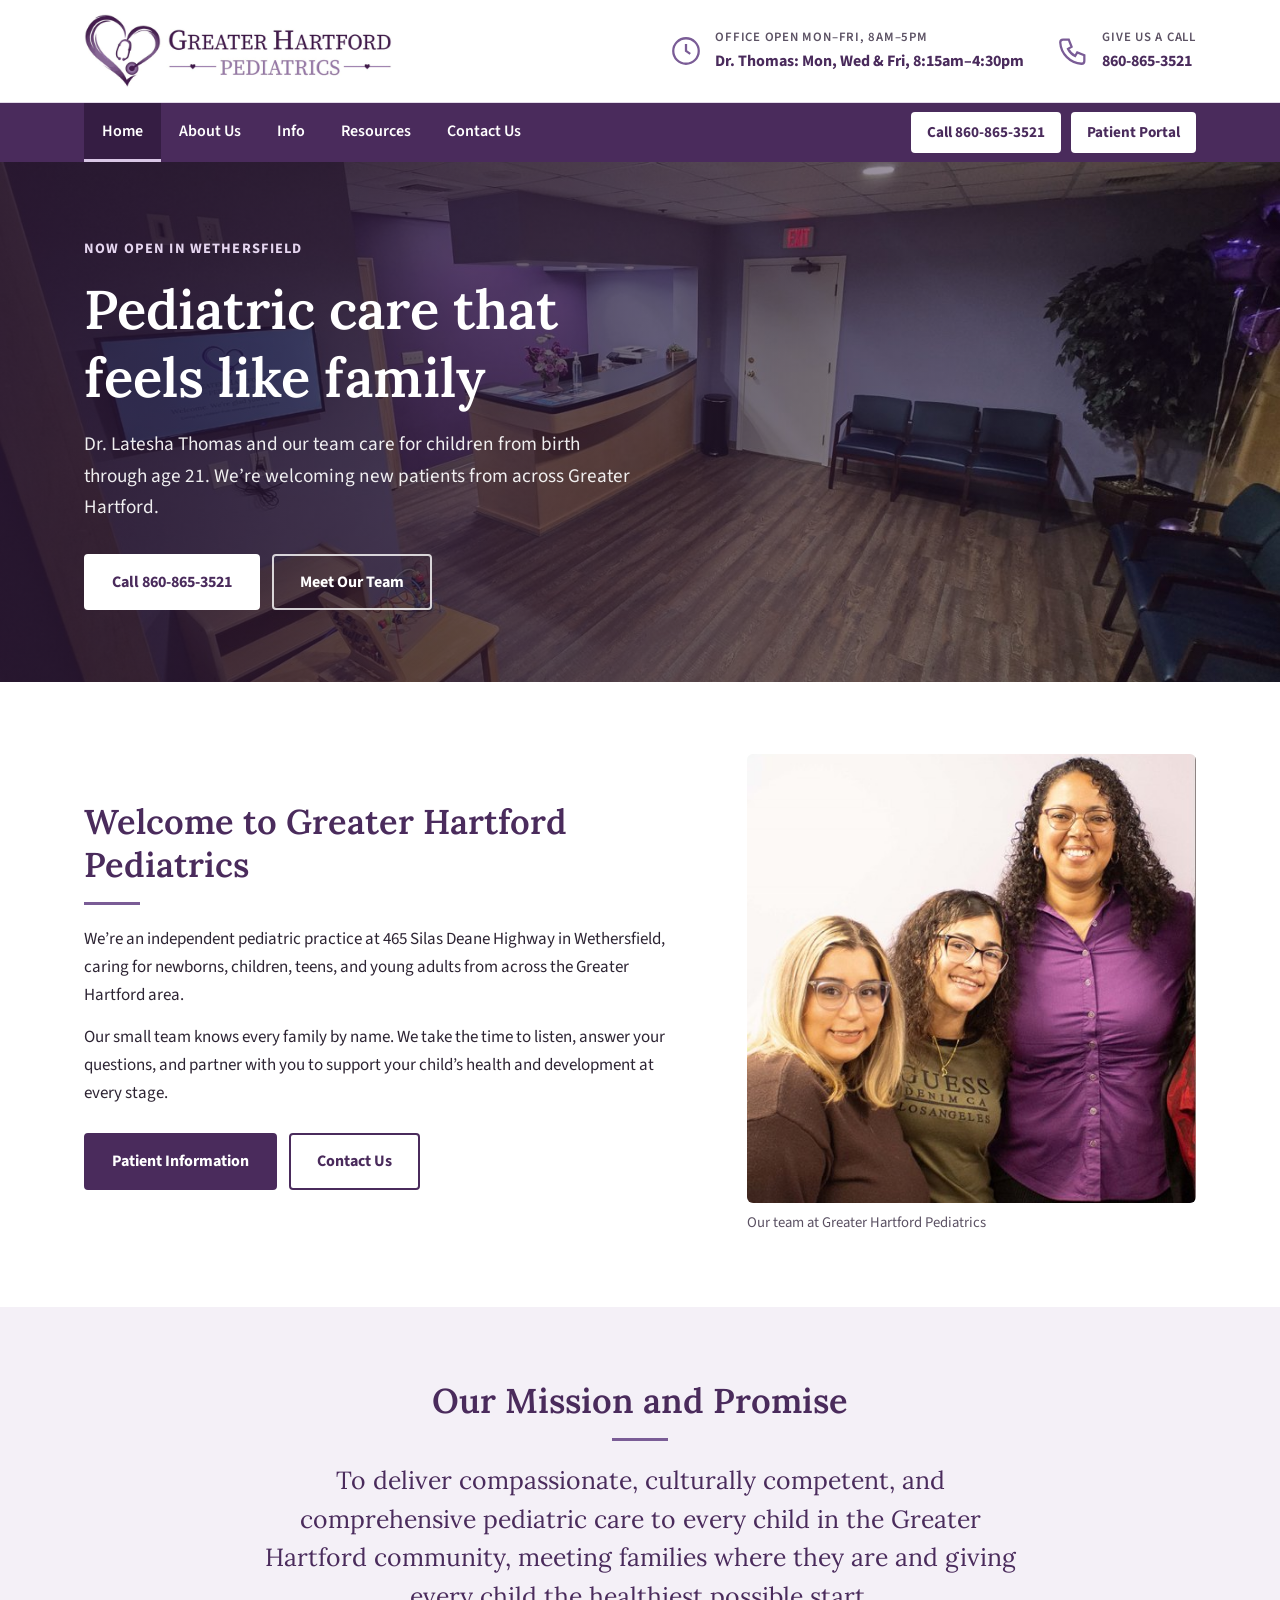
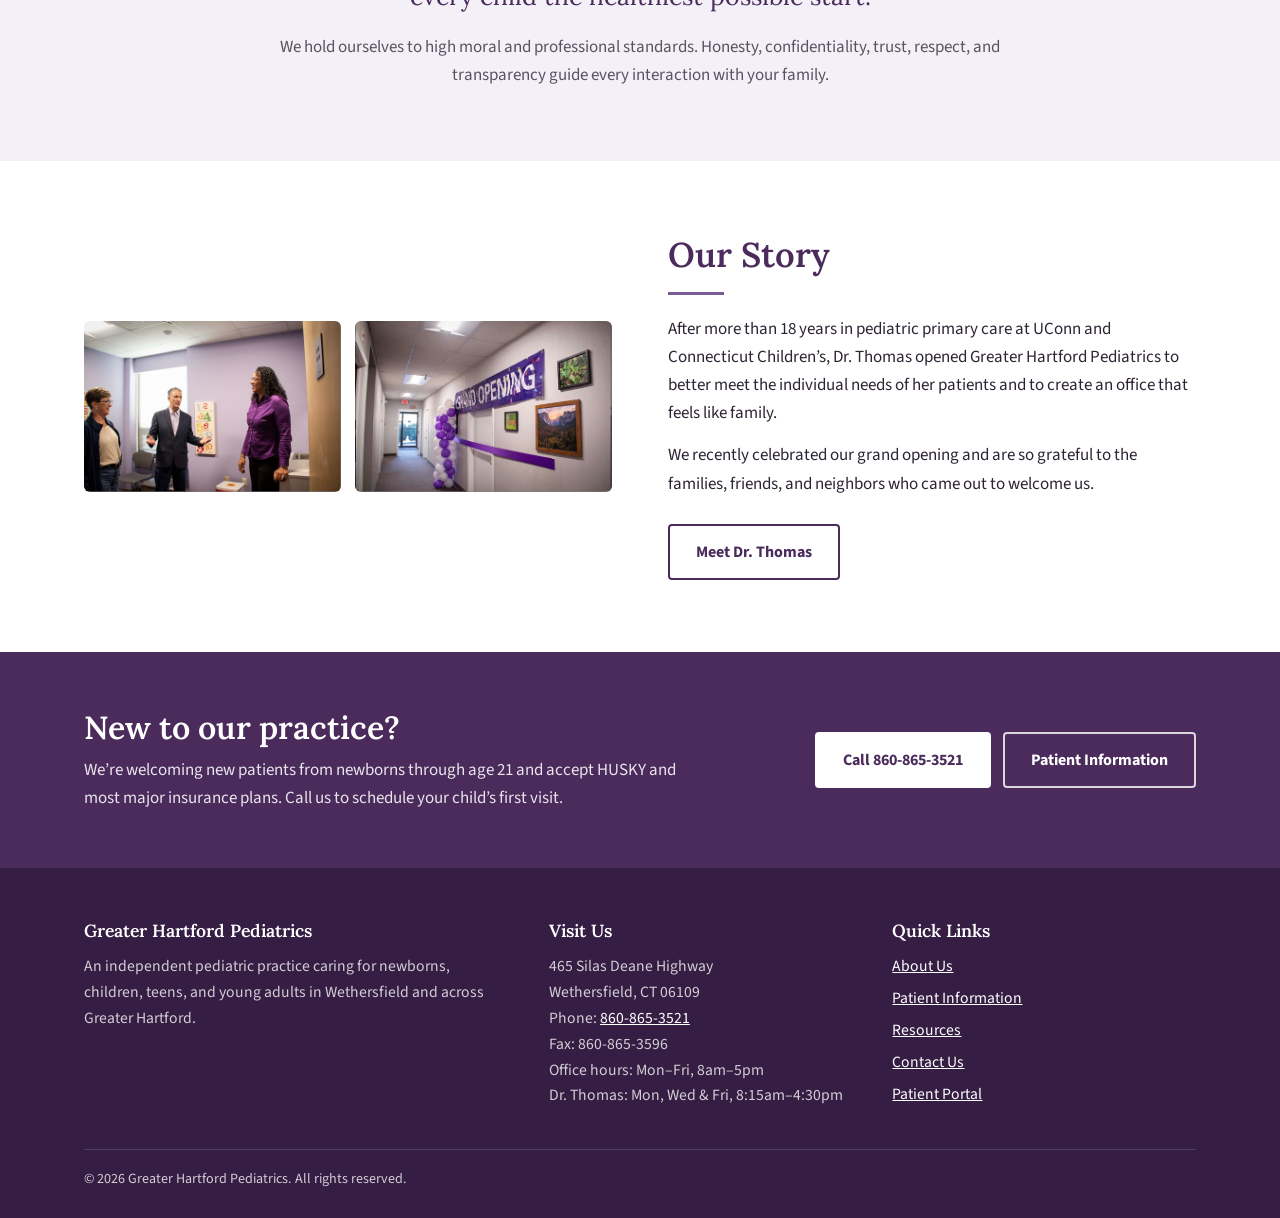
<file: index.html>
<!DOCTYPE html>
<html lang="en">
<head>
<meta charset="UTF-8" />
<meta name="viewport" content="width=device-width, initial-scale=1, viewport-fit=cover" />
<title>Greater Hartford Pediatrics | Pediatrician in Wethersfield, CT</title>
<meta name="description" content="Greater Hartford Pediatrics, 465 Silas Deane Highway, Wethersfield, CT. Dr. Latesha Thomas and team care for children from newborn through age 21. Call 860-865-3521." />
<link rel="preconnect" href="https://fonts.googleapis.com" />
<link rel="preconnect" href="https://fonts.gstatic.com" crossorigin />
<link href="https://fonts.googleapis.com/css2?family=Lora:wght@500;600;700&family=Source+Sans+3:wght@400;600;700&display=swap" rel="stylesheet" />
<link rel="stylesheet" href="styles.css" />
<link rel="icon" type="image/png" href="images/favicon.png" />
<link rel="apple-touch-icon" href="images/apple-touch-icon.png" />
</head>
<body>
<a href="#main" class="skip-link">Skip to main content</a>

<header class="masthead">
  <div class="wrap">
    <a href="index.html" class="brand" aria-label="Greater Hartford Pediatrics home"><img src="images/logo-horizontal.png" alt="Greater Hartford Pediatrics" /></a>
    <div class="contact-blocks">
      <div class="cblock hide-md">
        <svg viewBox="0 0 24 24" fill="none" stroke="currentColor" stroke-width="1.6" aria-hidden="true"><circle cx="12" cy="12" r="9"/><path d="M12 7v5l3 2"/></svg>
        <div><small>Office open Mon–Fri, 8am–5pm</small><strong>Dr. Thomas: Mon, Wed &amp; Fri, 8:15am–4:30pm</strong></div>
      </div>
      <a class="cblock" href="tel:+18608653521">
        <svg viewBox="0 0 24 24" fill="none" stroke="currentColor" stroke-width="1.6" aria-hidden="true"><path d="M5 4h4l2 5-2.5 1.5a11 11 0 0 0 5 5L15 13l5 2v4a2 2 0 0 1-2 2A16 16 0 0 1 3 6a2 2 0 0 1 2-2"/></svg>
        <div><small>Give us a call</small><strong>860-865-3521</strong></div>
      </a>
    </div>
  </div>
</header>

<nav class="navbar" aria-label="Main">
  <div class="wrap">
    <button class="menu-toggle" aria-expanded="false" aria-controls="nav-links">Menu</button>
    <ul class="nav-links" id="nav-links">
      <li><a href="index.html" aria-current="page">Home</a></li>
      <li><a href="about.html">About Us</a></li>
      <li><a href="info.html">Info</a></li>
      <li><a href="resources.html">Resources</a></li>
      <li><a href="contact.html">Contact Us</a></li>
    </ul>
    <div class="nav-cta">
      <a href="tel:+18608653521" class="hide-sm">Call 860-865-3521</a>
      <a href="https://portal.letsdevelo.com/ghpediatrics" target="_blank" rel="noopener noreferrer">Patient Portal</a>
    </div>
  </div>
</nav>

<main id="main">
<div>
  <section class="hero" style="background-image: url('images/office-waiting-room.jpg');" aria-label="Welcome">
    <div class="wrap">
      <div class="hero-text">
        <span class="open-tag">Now open in Wethersfield</span>
        <h1>Pediatric care that feels like family</h1>
        <p>Dr. Latesha Thomas and our team care for children from birth through age 21. We’re welcoming new patients from across Greater Hartford.</p>
        <div class="btns">
          <a href="tel:+18608653521" class="btn btn-white">Call 860-865-3521</a>
          <a href="about.html" class="btn btn-ghost">Meet Our Team</a>
        </div>
      </div>
    </div>
  </section>

  <section>
    <div class="wrap split wide-left">
      <div>
        <h2 class="title">Welcome to Greater Hartford Pediatrics</h2>
        <hr class="rule" />
        <p>We’re an independent pediatric practice at 465 Silas Deane Highway in Wethersfield, caring for newborns, children, teens, and young adults from across the Greater Hartford area.</p>
        <p>Our small team knows every family by name. We take the time to listen, answer your questions, and partner with you to support your child’s health and development at every stage.</p>
        <div class="btns" style="margin-top: 26px;">
          <a href="info.html" class="btn btn-solid">Patient Information</a>
          <a href="contact.html" class="btn btn-line">Contact Us</a>
        </div>
      </div>
      <figure>
        <div class="photo"><img src="images/team.jpg" alt="Dr. Latesha Thomas with medical assistants Kassandra Reyes and Genesis Peña Perez" style="aspect-ratio: 1 / 1; object-position: 50% 30%;" /></div>
        <figcaption>Our team at Greater Hartford Pediatrics</figcaption>
      </figure>
    </div>
  </section>

  <section class="tint">
    <div class="wrap promise center">
      <h2 class="title">Our Mission and Promise</h2>
      <hr class="rule" />
      <blockquote>To deliver compassionate, culturally competent, and comprehensive pediatric care to every child in the Greater Hartford community, meeting families where they are and giving every child the healthiest possible start.</blockquote>
      <p class="muted">We hold ourselves to high moral and professional standards. Honesty, confidentiality, trust, respect, and transparency guide every interaction with your family.</p>
    </div>
  </section>

  <section>
    <div class="wrap split">
      <div class="story-photos">
        <figure><img src="images/grand-opening-tour.jpg" alt="Dr. Thomas showing guests around the office" /></figure>
        <figure><img src="images/grand-opening-hallway.jpg" alt="Grand opening banner and balloons in the office hallway" /></figure>
      </div>
      <div>
        <h2 class="title">Our Story</h2>
        <hr class="rule" />
        <p>After more than 18 years in pediatric primary care at UConn and Connecticut Children’s, Dr. Thomas opened Greater Hartford Pediatrics to better meet the individual needs of her patients and to create an office that feels like family.</p>
        <p>We recently celebrated our grand opening and are so grateful to the families, friends, and neighbors who came out to welcome us.</p>
        <div class="btns" style="margin-top: 26px;"><a href="about.html" class="btn btn-line">Meet Dr. Thomas</a></div>
      </div>
    </div>
  </section>

  <div class="newpt">
    <div class="wrap">
      <div>
        <h2>New to our practice?</h2>
        <p>We’re welcoming new patients from newborns through age 21 and accept HUSKY and most major insurance plans. Call us to schedule your child’s first visit.</p>
      </div>
      <div class="btns">
        <a href="tel:+18608653521" class="btn btn-white">Call 860-865-3521</a>
        <a href="info.html" class="btn btn-ghost">Patient Information</a>
      </div>
    </div>
  </div>
</div>
</main>

<footer>
  <div class="wrap">
    <div class="foot">
      <div>
        <h3>Greater Hartford Pediatrics</h3>
        <p>An independent pediatric practice caring for newborns, children, teens, and young adults in Wethersfield and across Greater Hartford.</p>
      </div>
      <div>
        <h3>Visit Us</h3>
        <p>465 Silas Deane Highway<br />Wethersfield, CT 06109<br />Phone: <a href="tel:+18608653521">860-865-3521</a><br />Fax: 860-865-3596<br />Office hours: Mon–Fri, 8am–5pm<br />Dr. Thomas: Mon, Wed &amp; Fri, 8:15am–4:30pm</p>
      </div>
      <div>
        <h3>Quick Links</h3>
        <ul>
          <li><a href="about.html">About Us</a></li>
          <li><a href="info.html">Patient Information</a></li>
          <li><a href="resources.html">Resources</a></li>
          <li><a href="contact.html">Contact Us</a></li>
          <li><a href="https://portal.letsdevelo.com/ghpediatrics" target="_blank" rel="noopener noreferrer">Patient Portal</a></li>
        </ul>
      </div>
    </div>
    <div class="copy">© 2026 Greater Hartford Pediatrics. All rights reserved.</div>
  </div>
</footer>


<script>
  (function () {
    var links = document.getElementById('nav-links');
    var toggle = document.querySelector('.menu-toggle');
    toggle.addEventListener('click', function () {
      var open = links.classList.toggle('open');
      toggle.setAttribute('aria-expanded', open ? 'true' : 'false');
    });
  })();
</script>
</body>
</html>
</file>
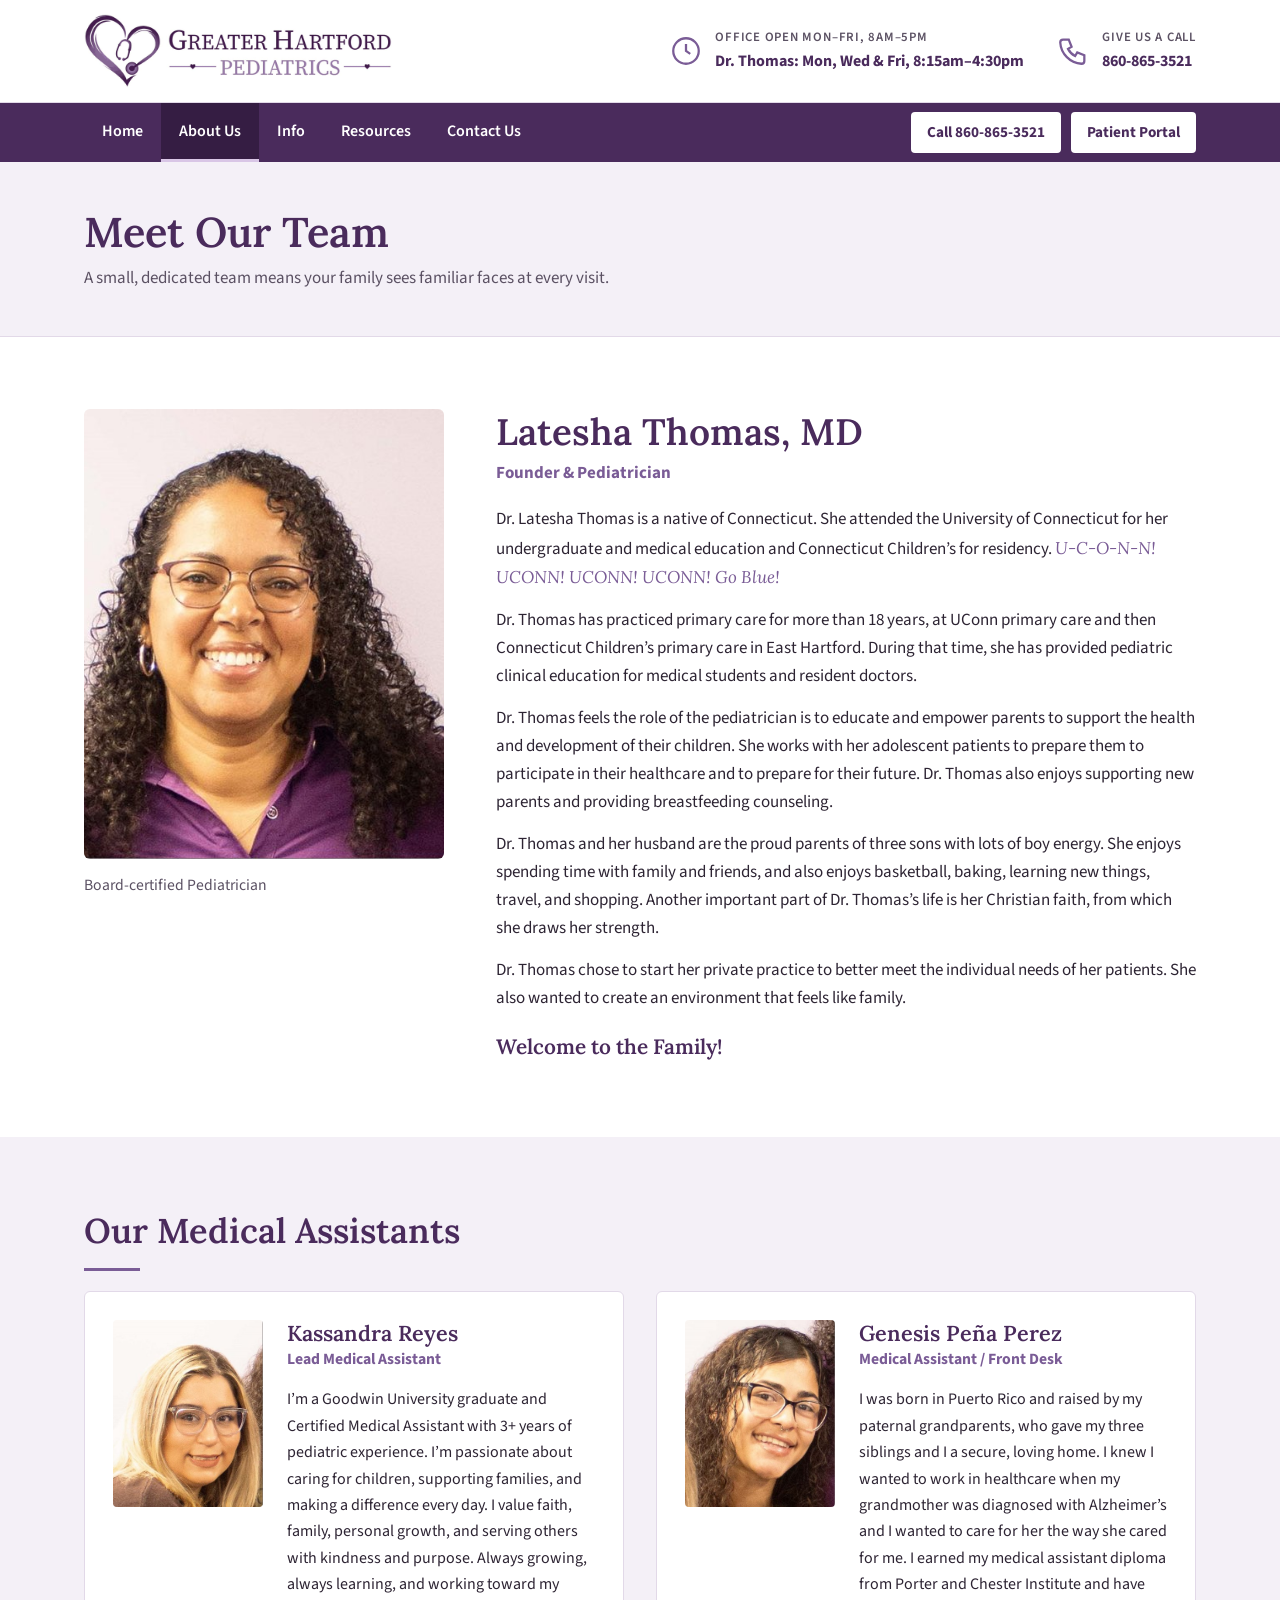
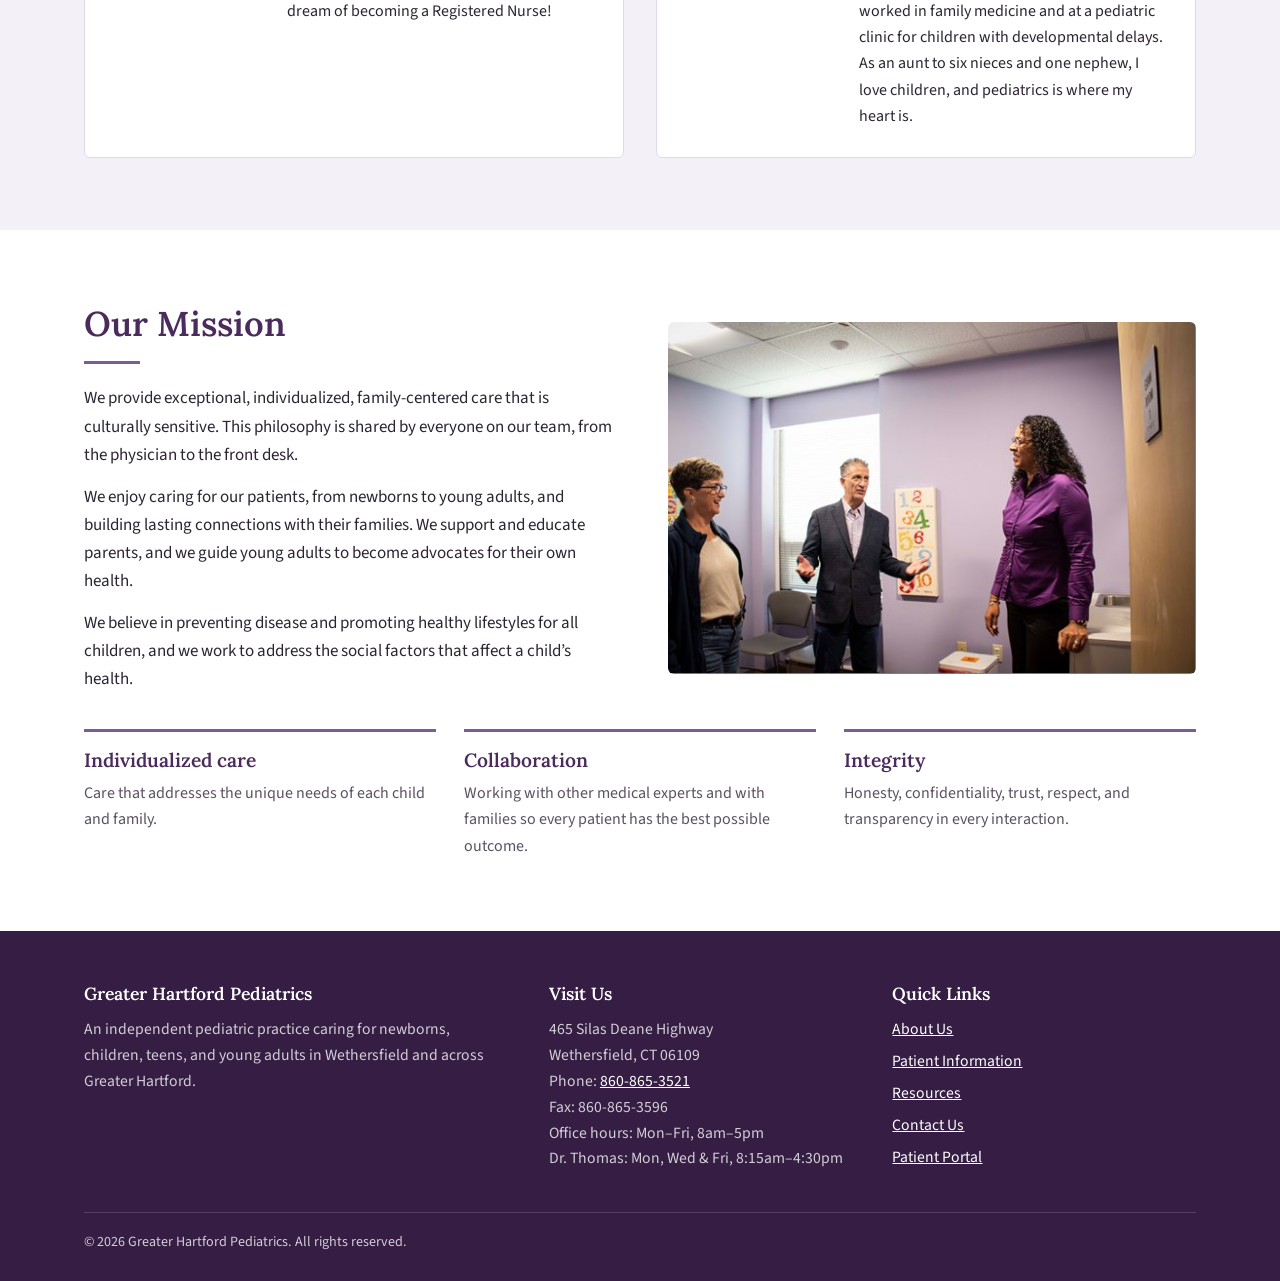
<file: about.html>
<!DOCTYPE html>
<html lang="en">
<head>
<meta charset="UTF-8" />
<meta name="viewport" content="width=device-width, initial-scale=1, viewport-fit=cover" />
<title>Meet Our Team | Greater Hartford Pediatrics</title>
<meta name="description" content="Greater Hartford Pediatrics, 465 Silas Deane Highway, Wethersfield, CT. Dr. Latesha Thomas and team care for children from newborn through age 21. Call 860-865-3521." />
<link rel="preconnect" href="https://fonts.googleapis.com" />
<link rel="preconnect" href="https://fonts.gstatic.com" crossorigin />
<link href="https://fonts.googleapis.com/css2?family=Lora:wght@500;600;700&family=Source+Sans+3:wght@400;600;700&display=swap" rel="stylesheet" />
<link rel="stylesheet" href="styles.css" />
<link rel="icon" type="image/png" href="images/favicon.png" />
<link rel="apple-touch-icon" href="images/apple-touch-icon.png" />
</head>
<body>
<a href="#main" class="skip-link">Skip to main content</a>

<header class="masthead">
  <div class="wrap">
    <a href="index.html" class="brand" aria-label="Greater Hartford Pediatrics home"><img src="images/logo-horizontal.png" alt="Greater Hartford Pediatrics" /></a>
    <div class="contact-blocks">
      <div class="cblock hide-md">
        <svg viewBox="0 0 24 24" fill="none" stroke="currentColor" stroke-width="1.6" aria-hidden="true"><circle cx="12" cy="12" r="9"/><path d="M12 7v5l3 2"/></svg>
        <div><small>Office open Mon–Fri, 8am–5pm</small><strong>Dr. Thomas: Mon, Wed &amp; Fri, 8:15am–4:30pm</strong></div>
      </div>
      <a class="cblock" href="tel:+18608653521">
        <svg viewBox="0 0 24 24" fill="none" stroke="currentColor" stroke-width="1.6" aria-hidden="true"><path d="M5 4h4l2 5-2.5 1.5a11 11 0 0 0 5 5L15 13l5 2v4a2 2 0 0 1-2 2A16 16 0 0 1 3 6a2 2 0 0 1 2-2"/></svg>
        <div><small>Give us a call</small><strong>860-865-3521</strong></div>
      </a>
    </div>
  </div>
</header>

<nav class="navbar" aria-label="Main">
  <div class="wrap">
    <button class="menu-toggle" aria-expanded="false" aria-controls="nav-links">Menu</button>
    <ul class="nav-links" id="nav-links">
      <li><a href="index.html">Home</a></li>
      <li><a href="about.html" aria-current="page">About Us</a></li>
      <li><a href="info.html">Info</a></li>
      <li><a href="resources.html">Resources</a></li>
      <li><a href="contact.html">Contact Us</a></li>
    </ul>
    <div class="nav-cta">
      <a href="tel:+18608653521" class="hide-sm">Call 860-865-3521</a>
      <a href="https://portal.letsdevelo.com/ghpediatrics" target="_blank" rel="noopener noreferrer">Patient Portal</a>
    </div>
  </div>
</nav>

<main id="main">
<div>
  <div class="page-title"><div class="wrap"><h1>Meet Our Team</h1><p>A small, dedicated team means your family sees familiar faces at every visit.</p></div></div>

  <section>
    <div class="wrap doc">
      <div>
        <div class="photo"><img src="images/dr-thomas.jpg" alt="Dr. Latesha Thomas" style="object-position: 50% 30%;" /></div>
        <p class="credentials">Board-certified Pediatrician</p>
      </div>
      <div>
        <h2>Latesha Thomas, MD</h2>
        <p class="role">Founder &amp; Pediatrician</p>
        <p>Dr. Latesha Thomas is a native of Connecticut. She attended the University of Connecticut for her undergraduate and medical education and Connecticut Children’s for residency. <span class="cheer">U-C-O-N-N! UCONN! UCONN! UCONN! Go Blue!</span></p>
        <p>Dr. Thomas has practiced primary care for more than 18 years, at UConn primary care and then Connecticut Children’s primary care in East Hartford. During that time, she has provided pediatric clinical education for medical students and resident doctors.</p>
        <p>Dr. Thomas feels the role of the pediatrician is to educate and empower parents to support the health and development of their children. She works with her adolescent patients to prepare them to participate in their healthcare and to prepare for their future. Dr. Thomas also enjoys supporting new parents and providing breastfeeding counseling.</p>
        <p>Dr. Thomas and her husband are the proud parents of three sons with lots of boy energy. She enjoys spending time with family and friends, and also enjoys basketball, baking, learning new things, travel, and shopping. Another important part of Dr. Thomas’s life is her Christian faith, from which she draws her strength.</p>
        <p>Dr. Thomas chose to start her private practice to better meet the individual needs of her patients. She also wanted to create an environment that feels like family.</p>
        <p class="signoff">Welcome to the Family!</p>
      </div>
    </div>
  </section>

  <section class="tint">
    <div class="wrap">
      <h2 class="title">Our Medical Assistants</h2>
      <hr class="rule" />
      <div class="staff">
        <article>
          <img src="images/kassandra-reyes.jpg" alt="Kassandra Reyes" />
          <div>
            <h3>Kassandra Reyes</h3>
            <p class="role">Lead Medical Assistant</p>
            <p>I’m a Goodwin University graduate and Certified Medical Assistant with 3+ years of pediatric experience. I’m passionate about caring for children, supporting families, and making a difference every day. I value faith, family, personal growth, and serving others with kindness and purpose. Always growing, always learning, and working toward my dream of becoming a Registered Nurse!</p>
          </div>
        </article>
        <article>
          <img src="images/genesis-pena-perez.jpg" alt="Genesis Peña Perez" />
          <div>
            <h3>Genesis Peña Perez</h3>
            <p class="role">Medical Assistant / Front Desk</p>
            <p>I was born in Puerto Rico and raised by my paternal grandparents, who gave my three siblings and I a secure, loving home. I knew I wanted to work in healthcare when my grandmother was diagnosed with Alzheimer’s and I wanted to care for her the way she cared for me. I earned my medical assistant diploma from Porter and Chester Institute and have worked in family medicine and at a pediatric clinic for children with developmental delays. As an aunt to six nieces and one nephew, I love children, and pediatrics is where my heart is.</p>
          </div>
        </article>
      </div>
    </div>
  </section>

  <section>
    <div class="wrap">
      <div class="split">
        <div>
          <h2 class="title">Our Mission</h2>
          <hr class="rule" />
          <p>We provide exceptional, individualized, family-centered care that is culturally sensitive. This philosophy is shared by everyone on our team, from the physician to the front desk.</p>
          <p>We enjoy caring for our patients, from newborns to young adults, and building lasting connections with their families. We support and educate parents, and we guide young adults to become advocates for their own health.</p>
          <p>We believe in preventing disease and promoting healthy lifestyles for all children, and we work to address the social factors that affect a child’s health.</p>
        </div>
        <figure class="photo"><img src="images/grand-opening-tour.jpg" alt="Dr. Thomas welcoming guests to the office" style="aspect-ratio: 3 / 2;" /></figure>
      </div>
      <div class="values">
        <div><h3>Individualized care</h3><p>Care that addresses the unique needs of each child and family.</p></div>
        <div><h3>Collaboration</h3><p>Working with other medical experts and with families so every patient has the best possible outcome.</p></div>
        <div><h3>Integrity</h3><p>Honesty, confidentiality, trust, respect, and transparency in every interaction.</p></div>
      </div>
    </div>
  </section>
</div>
</main>

<footer>
  <div class="wrap">
    <div class="foot">
      <div>
        <h3>Greater Hartford Pediatrics</h3>
        <p>An independent pediatric practice caring for newborns, children, teens, and young adults in Wethersfield and across Greater Hartford.</p>
      </div>
      <div>
        <h3>Visit Us</h3>
        <p>465 Silas Deane Highway<br />Wethersfield, CT 06109<br />Phone: <a href="tel:+18608653521">860-865-3521</a><br />Fax: 860-865-3596<br />Office hours: Mon–Fri, 8am–5pm<br />Dr. Thomas: Mon, Wed &amp; Fri, 8:15am–4:30pm</p>
      </div>
      <div>
        <h3>Quick Links</h3>
        <ul>
          <li><a href="about.html">About Us</a></li>
          <li><a href="info.html">Patient Information</a></li>
          <li><a href="resources.html">Resources</a></li>
          <li><a href="contact.html">Contact Us</a></li>
          <li><a href="https://portal.letsdevelo.com/ghpediatrics" target="_blank" rel="noopener noreferrer">Patient Portal</a></li>
        </ul>
      </div>
    </div>
    <div class="copy">© 2026 Greater Hartford Pediatrics. All rights reserved.</div>
  </div>
</footer>


<script>
  (function () {
    var links = document.getElementById('nav-links');
    var toggle = document.querySelector('.menu-toggle');
    toggle.addEventListener('click', function () {
      var open = links.classList.toggle('open');
      toggle.setAttribute('aria-expanded', open ? 'true' : 'false');
    });
  })();
</script>
</body>
</html>
</file>
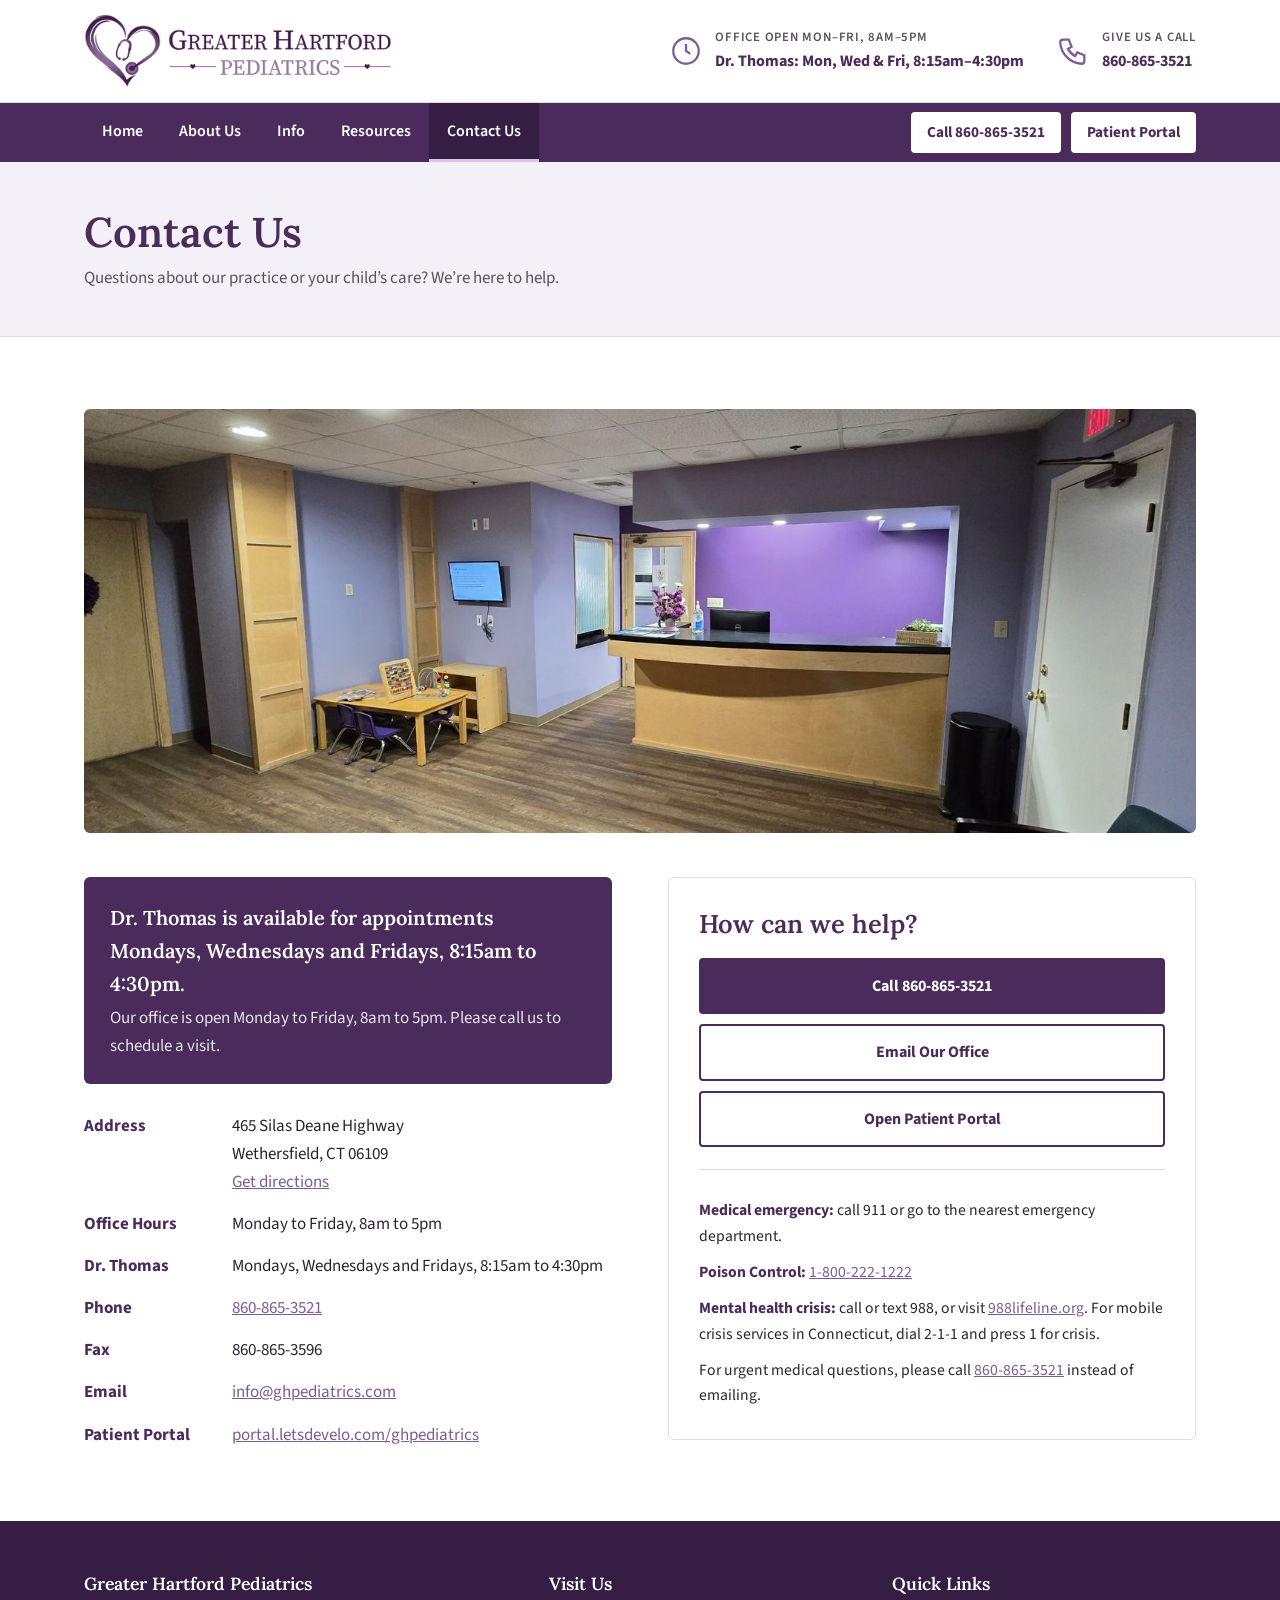
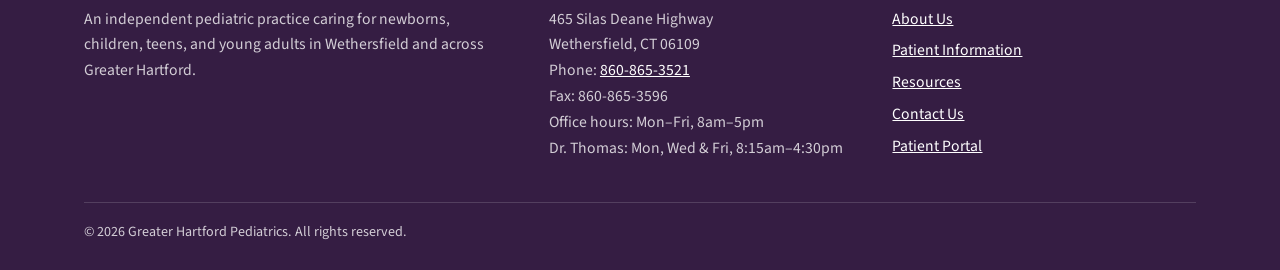
<file: contact.html>
<!DOCTYPE html>
<html lang="en">
<head>
<meta charset="UTF-8" />
<meta name="viewport" content="width=device-width, initial-scale=1, viewport-fit=cover" />
<title>Contact Us | Greater Hartford Pediatrics</title>
<meta name="description" content="Greater Hartford Pediatrics, 465 Silas Deane Highway, Wethersfield, CT. Dr. Latesha Thomas and team care for children from newborn through age 21. Call 860-865-3521." />
<link rel="preconnect" href="https://fonts.googleapis.com" />
<link rel="preconnect" href="https://fonts.gstatic.com" crossorigin />
<link href="https://fonts.googleapis.com/css2?family=Lora:wght@500;600;700&family=Source+Sans+3:wght@400;600;700&display=swap" rel="stylesheet" />
<link rel="stylesheet" href="styles.css" />
<link rel="icon" type="image/png" href="images/favicon.png" />
<link rel="apple-touch-icon" href="images/apple-touch-icon.png" />
</head>
<body>
<a href="#main" class="skip-link">Skip to main content</a>

<header class="masthead">
  <div class="wrap">
    <a href="index.html" class="brand" aria-label="Greater Hartford Pediatrics home"><img src="images/logo-horizontal.png" alt="Greater Hartford Pediatrics" /></a>
    <div class="contact-blocks">
      <div class="cblock hide-md">
        <svg viewBox="0 0 24 24" fill="none" stroke="currentColor" stroke-width="1.6" aria-hidden="true"><circle cx="12" cy="12" r="9"/><path d="M12 7v5l3 2"/></svg>
        <div><small>Office open Mon–Fri, 8am–5pm</small><strong>Dr. Thomas: Mon, Wed &amp; Fri, 8:15am–4:30pm</strong></div>
      </div>
      <a class="cblock" href="tel:+18608653521">
        <svg viewBox="0 0 24 24" fill="none" stroke="currentColor" stroke-width="1.6" aria-hidden="true"><path d="M5 4h4l2 5-2.5 1.5a11 11 0 0 0 5 5L15 13l5 2v4a2 2 0 0 1-2 2A16 16 0 0 1 3 6a2 2 0 0 1 2-2"/></svg>
        <div><small>Give us a call</small><strong>860-865-3521</strong></div>
      </a>
    </div>
  </div>
</header>

<nav class="navbar" aria-label="Main">
  <div class="wrap">
    <button class="menu-toggle" aria-expanded="false" aria-controls="nav-links">Menu</button>
    <ul class="nav-links" id="nav-links">
      <li><a href="index.html">Home</a></li>
      <li><a href="about.html">About Us</a></li>
      <li><a href="info.html">Info</a></li>
      <li><a href="resources.html">Resources</a></li>
      <li><a href="contact.html" aria-current="page">Contact Us</a></li>
    </ul>
    <div class="nav-cta">
      <a href="tel:+18608653521" class="hide-sm">Call 860-865-3521</a>
      <a href="https://portal.letsdevelo.com/ghpediatrics" target="_blank" rel="noopener noreferrer">Patient Portal</a>
    </div>
  </div>
</nav>

<main id="main">
<div>
  <div class="page-title"><div class="wrap"><h1>Contact Us</h1><p>Questions about our practice or your child’s care? We’re here to help.</p></div></div>
  <section>
    <div class="wrap">
      <div class="contact-photo"><img src="images/office-front-desk.jpg" alt="Front desk and waiting room at Greater Hartford Pediatrics" /></div>
      <div class="contact-grid">
        <div>
          <div class="hours-box">
            <strong>Dr. Thomas is available for appointments Mondays, Wednesdays and Fridays, 8:15am to 4:30pm.</strong>
            <p>Our office is open Monday to Friday, 8am to 5pm. Please call us to schedule a visit.</p>
          </div>
          <dl class="details">
            <dt>Address</dt><dd>465 Silas Deane Highway<br />Wethersfield, CT 06109<br /><a href="https://www.google.com/maps/search/?api=1&amp;query=465+Silas+Deane+Highway+Wethersfield+CT+06109" target="_blank" rel="noopener noreferrer">Get directions</a></dd>
            <dt>Office Hours</dt><dd>Monday to Friday, 8am to 5pm</dd>
            <dt>Dr. Thomas</dt><dd>Mondays, Wednesdays and Fridays, 8:15am to 4:30pm</dd>
            <dt>Phone</dt><dd><a href="tel:+18608653521">860-865-3521</a></dd>
            <dt>Fax</dt><dd>860-865-3596</dd>
            <dt>Email</dt><dd><a href="mailto:info@ghpediatrics.com">info@ghpediatrics.com</a></dd>
            <dt>Patient Portal</dt><dd><a href="https://portal.letsdevelo.com/ghpediatrics" target="_blank" rel="noopener noreferrer">portal.letsdevelo.com/ghpediatrics</a></dd>
          </dl>
        </div>
        <div class="help">
          <h2>How can we help?</h2>
          <a href="tel:+18608653521" class="btn btn-solid">Call 860-865-3521</a>
          <a href="mailto:info@ghpediatrics.com?subject=Question%20for%20Greater%20Hartford%20Pediatrics" class="btn btn-line">Email Our Office</a>
          <a href="https://portal.letsdevelo.com/ghpediatrics" target="_blank" rel="noopener noreferrer" class="btn btn-line">Open Patient Portal</a>
          <div class="urgent">
            <p><strong>Medical emergency:</strong> call 911 or go to the nearest emergency department.</p>
            <p><strong>Poison Control:</strong> <a href="tel:+18002221222">1-800-222-1222</a></p>
            <p><strong>Mental health crisis:</strong> call or text 988, or visit <a href="https://988lifeline.org/" target="_blank" rel="noopener noreferrer">988lifeline.org</a>. For mobile crisis services in Connecticut, dial 2-1-1 and press 1 for crisis.</p>
            <p>For urgent medical questions, please call <a href="tel:+18608653521">860-865-3521</a> instead of emailing.</p>
          </div>
        </div>
      </div>
    </div>
  </section>
</div>
</main>

<footer>
  <div class="wrap">
    <div class="foot">
      <div>
        <h3>Greater Hartford Pediatrics</h3>
        <p>An independent pediatric practice caring for newborns, children, teens, and young adults in Wethersfield and across Greater Hartford.</p>
      </div>
      <div>
        <h3>Visit Us</h3>
        <p>465 Silas Deane Highway<br />Wethersfield, CT 06109<br />Phone: <a href="tel:+18608653521">860-865-3521</a><br />Fax: 860-865-3596<br />Office hours: Mon–Fri, 8am–5pm<br />Dr. Thomas: Mon, Wed &amp; Fri, 8:15am–4:30pm</p>
      </div>
      <div>
        <h3>Quick Links</h3>
        <ul>
          <li><a href="about.html">About Us</a></li>
          <li><a href="info.html">Patient Information</a></li>
          <li><a href="resources.html">Resources</a></li>
          <li><a href="contact.html">Contact Us</a></li>
          <li><a href="https://portal.letsdevelo.com/ghpediatrics" target="_blank" rel="noopener noreferrer">Patient Portal</a></li>
        </ul>
      </div>
    </div>
    <div class="copy">© 2026 Greater Hartford Pediatrics. All rights reserved.</div>
  </div>
</footer>


<script>
  (function () {
    var links = document.getElementById('nav-links');
    var toggle = document.querySelector('.menu-toggle');
    toggle.addEventListener('click', function () {
      var open = links.classList.toggle('open');
      toggle.setAttribute('aria-expanded', open ? 'true' : 'false');
    });
  })();
</script>
</body>
</html>
</file>
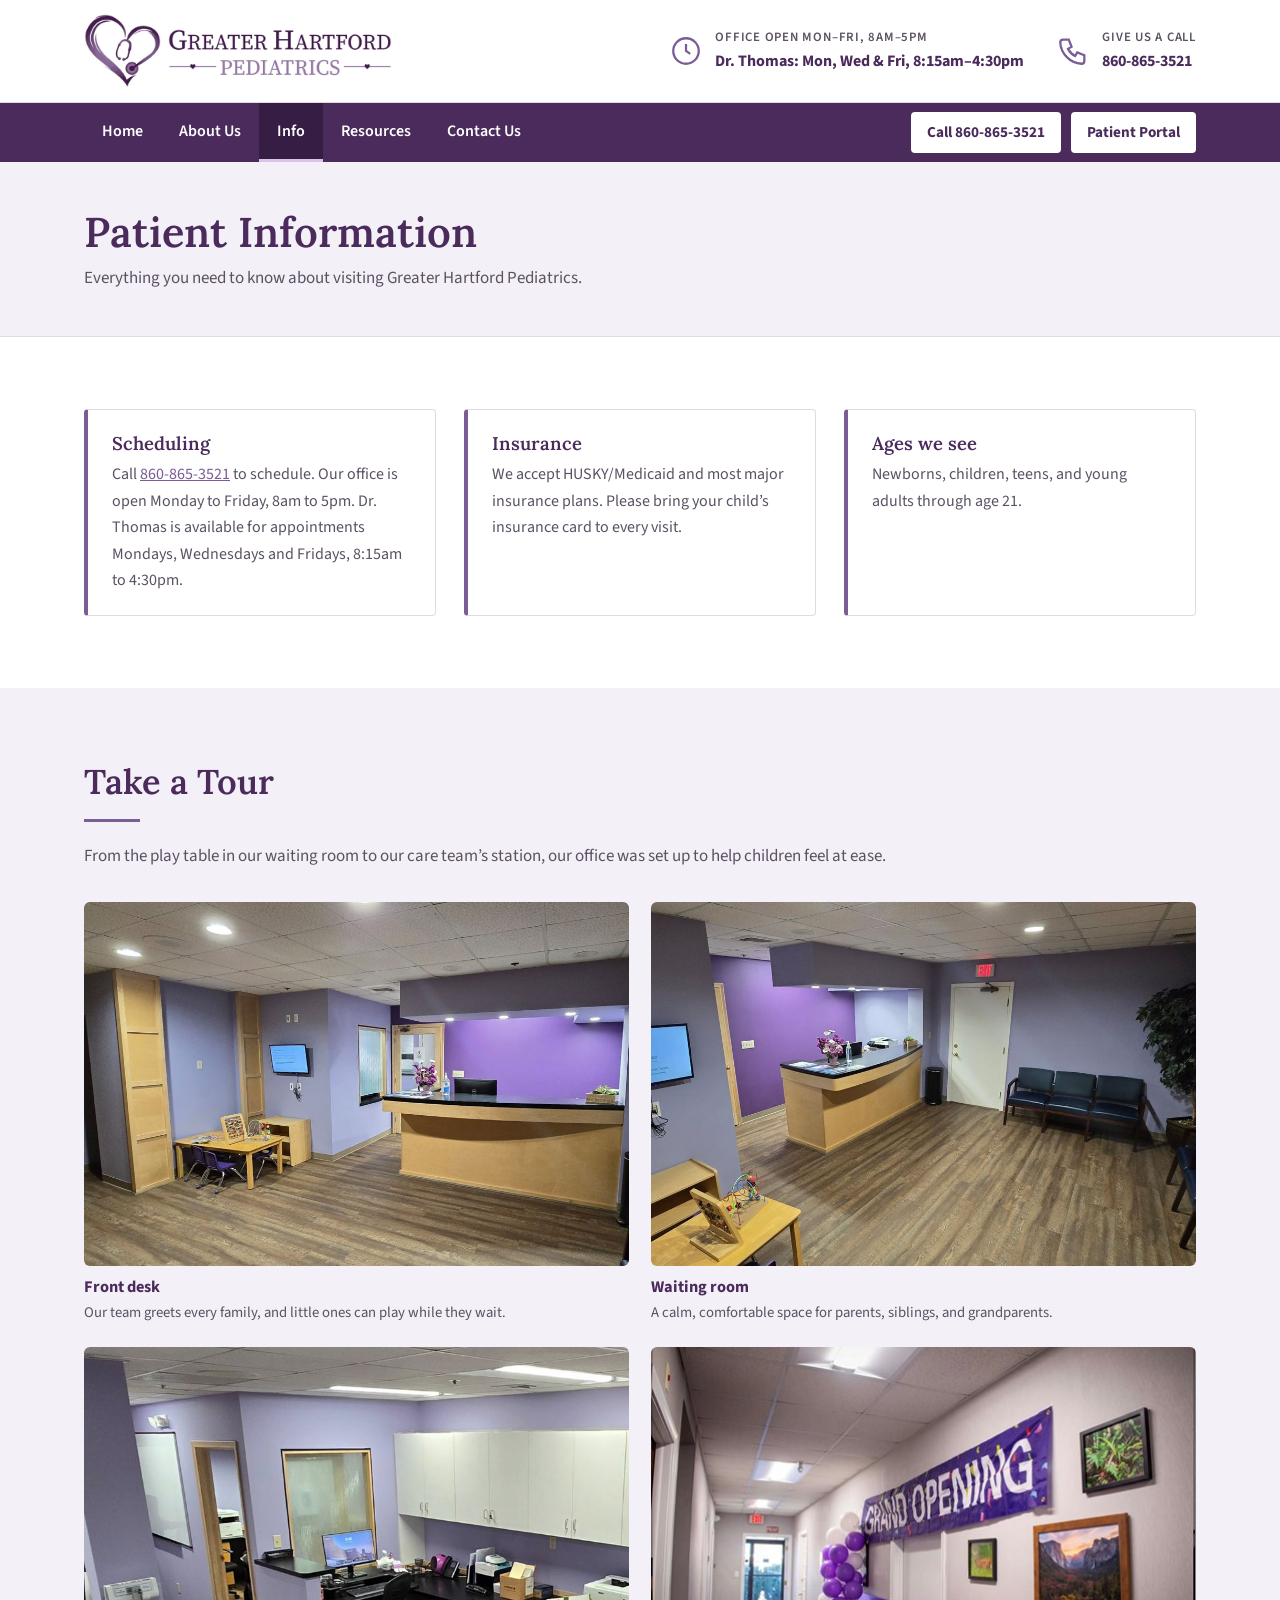
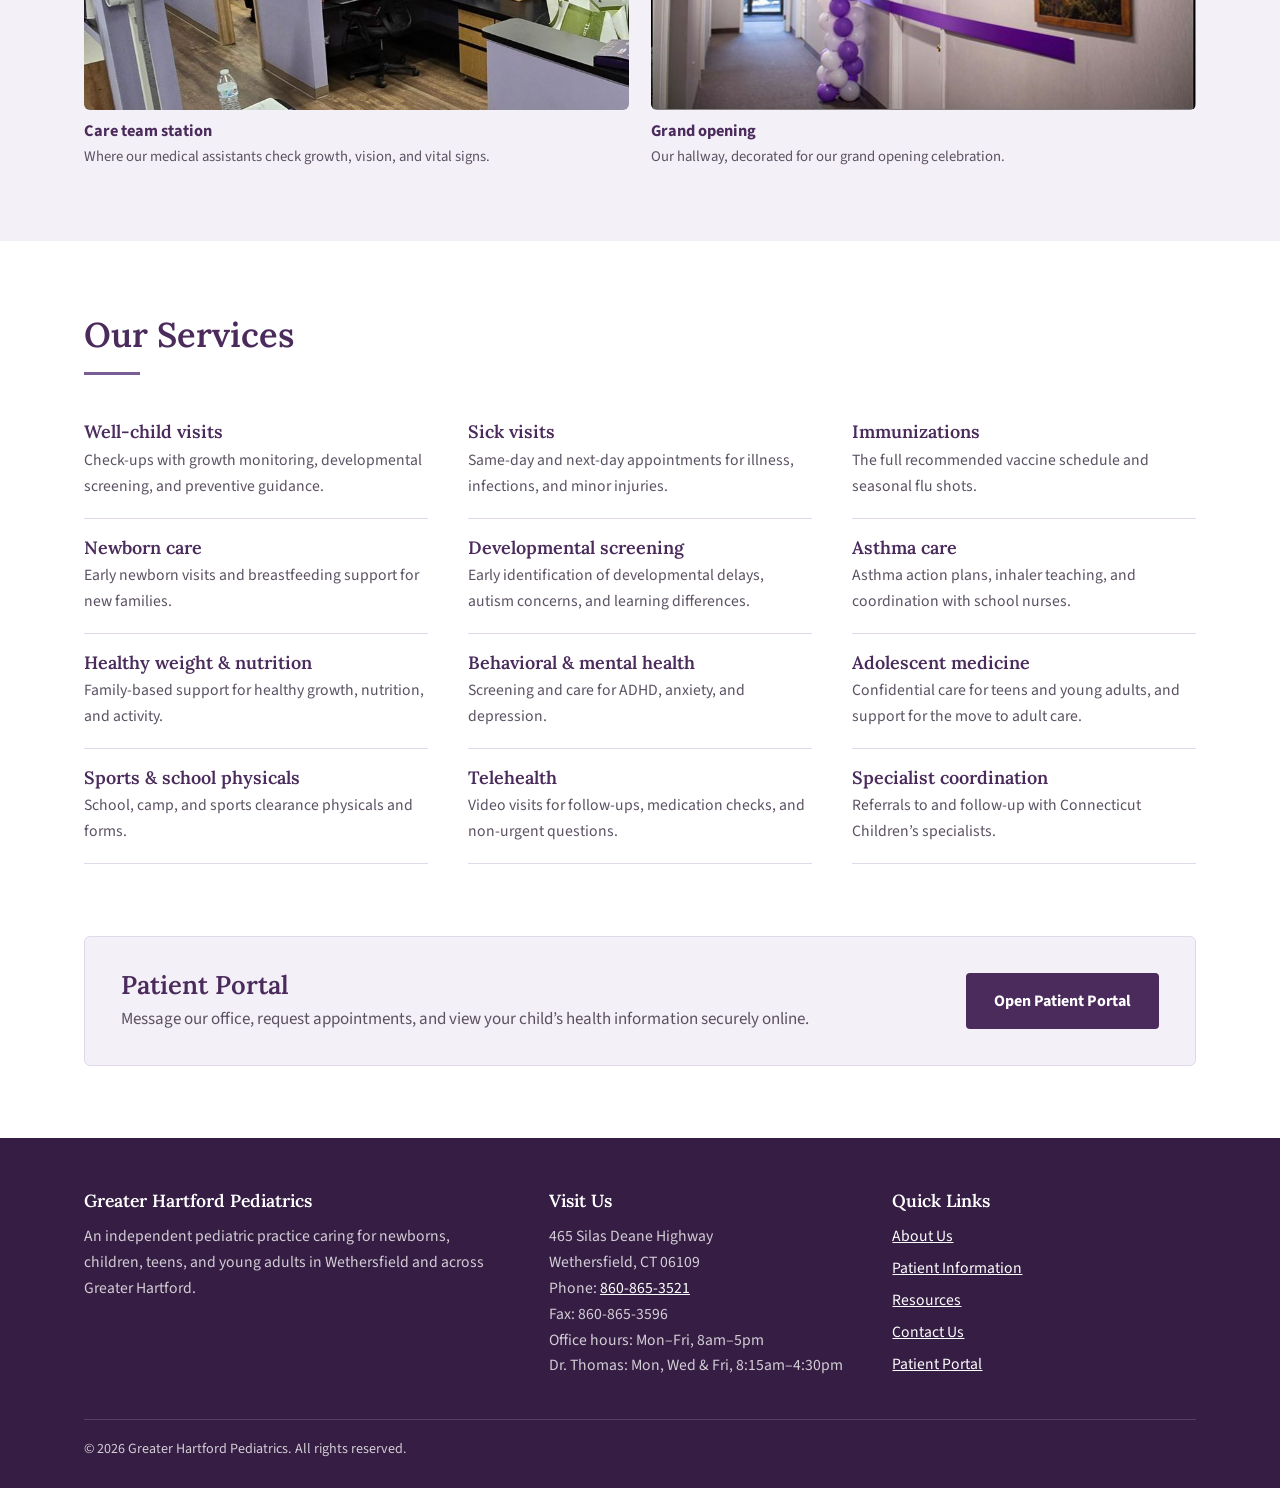
<file: info.html>
<!DOCTYPE html>
<html lang="en">
<head>
<meta charset="UTF-8" />
<meta name="viewport" content="width=device-width, initial-scale=1, viewport-fit=cover" />
<title>Patient Information | Greater Hartford Pediatrics</title>
<meta name="description" content="Greater Hartford Pediatrics, 465 Silas Deane Highway, Wethersfield, CT. Dr. Latesha Thomas and team care for children from newborn through age 21. Call 860-865-3521." />
<link rel="preconnect" href="https://fonts.googleapis.com" />
<link rel="preconnect" href="https://fonts.gstatic.com" crossorigin />
<link href="https://fonts.googleapis.com/css2?family=Lora:wght@500;600;700&family=Source+Sans+3:wght@400;600;700&display=swap" rel="stylesheet" />
<link rel="stylesheet" href="styles.css" />
<link rel="icon" type="image/png" href="images/favicon.png" />
<link rel="apple-touch-icon" href="images/apple-touch-icon.png" />
</head>
<body>
<a href="#main" class="skip-link">Skip to main content</a>

<header class="masthead">
  <div class="wrap">
    <a href="index.html" class="brand" aria-label="Greater Hartford Pediatrics home"><img src="images/logo-horizontal.png" alt="Greater Hartford Pediatrics" /></a>
    <div class="contact-blocks">
      <div class="cblock hide-md">
        <svg viewBox="0 0 24 24" fill="none" stroke="currentColor" stroke-width="1.6" aria-hidden="true"><circle cx="12" cy="12" r="9"/><path d="M12 7v5l3 2"/></svg>
        <div><small>Office open Mon–Fri, 8am–5pm</small><strong>Dr. Thomas: Mon, Wed &amp; Fri, 8:15am–4:30pm</strong></div>
      </div>
      <a class="cblock" href="tel:+18608653521">
        <svg viewBox="0 0 24 24" fill="none" stroke="currentColor" stroke-width="1.6" aria-hidden="true"><path d="M5 4h4l2 5-2.5 1.5a11 11 0 0 0 5 5L15 13l5 2v4a2 2 0 0 1-2 2A16 16 0 0 1 3 6a2 2 0 0 1 2-2"/></svg>
        <div><small>Give us a call</small><strong>860-865-3521</strong></div>
      </a>
    </div>
  </div>
</header>

<nav class="navbar" aria-label="Main">
  <div class="wrap">
    <button class="menu-toggle" aria-expanded="false" aria-controls="nav-links">Menu</button>
    <ul class="nav-links" id="nav-links">
      <li><a href="index.html">Home</a></li>
      <li><a href="about.html">About Us</a></li>
      <li><a href="info.html" aria-current="page">Info</a></li>
      <li><a href="resources.html">Resources</a></li>
      <li><a href="contact.html">Contact Us</a></li>
    </ul>
    <div class="nav-cta">
      <a href="tel:+18608653521" class="hide-sm">Call 860-865-3521</a>
      <a href="https://portal.letsdevelo.com/ghpediatrics" target="_blank" rel="noopener noreferrer">Patient Portal</a>
    </div>
  </div>
</nav>

<main id="main">
<div>
  <div class="page-title"><div class="wrap"><h1>Patient Information</h1><p>Everything you need to know about visiting Greater Hartford Pediatrics.</p></div></div>

  <section>
    <div class="wrap">
      <div class="facts">
        <div><h3>Scheduling</h3><p>Call <a href="tel:+18608653521">860-865-3521</a> to schedule. Our office is open Monday to Friday, 8am to 5pm. Dr. Thomas is available for appointments Mondays, Wednesdays and Fridays, 8:15am to 4:30pm.</p></div>
        <div><h3>Insurance</h3><p>We accept HUSKY/Medicaid and most major insurance plans. Please bring your child’s insurance card to every visit.</p></div>
        <div><h3>Ages we see</h3><p>Newborns, children, teens, and young adults through age 21.</p></div>
      </div>
    </div>
  </section>

  <section class="tint">
    <div class="wrap">
      <h2 class="title">Take a Tour</h2>
      <hr class="rule" />
      <p class="muted">From the play table in our waiting room to our care team’s station, our office was set up to help children feel at ease.</p>
      <div class="tour">
        <figure><img src="images/office-front-desk.jpg" alt="Front desk and kid-sized play table" style="object-position: 30% 50%;" /><figcaption><strong>Front desk</strong>Our team greets every family, and little ones can play while they wait.</figcaption></figure>
        <figure><img src="images/office-waiting-room.jpg" alt="Waiting room with comfortable seating" style="object-position: 65% 50%;" /><figcaption><strong>Waiting room</strong>A calm, comfortable space for parents, siblings, and grandparents.</figcaption></figure>
        <figure><img src="images/office-care-station.jpg" alt="Care team station with height scale and vision chart" style="object-position: 45% 50%;" /><figcaption><strong>Care team station</strong>Where our medical assistants check growth, vision, and vital signs.</figcaption></figure>
        <figure><img src="images/grand-opening-hallway.jpg" alt="Grand opening banner in the office hallway" /><figcaption><strong>Grand opening</strong>Our hallway, decorated for our grand opening celebration.</figcaption></figure>
      </div>
    </div>
  </section>

  <section>
    <div class="wrap">
      <h2 class="title">Our Services</h2>
      <hr class="rule" />
      <div class="svc">
        <div><h3>Well-child visits</h3><p>Check-ups with growth monitoring, developmental screening, and preventive guidance.</p></div>
        <div><h3>Sick visits</h3><p>Same-day and next-day appointments for illness, infections, and minor injuries.</p></div>
        <div><h3>Immunizations</h3><p>The full recommended vaccine schedule and seasonal flu shots.</p></div>
        <div><h3>Newborn care</h3><p>Early newborn visits and breastfeeding support for new families.</p></div>
        <div><h3>Developmental screening</h3><p>Early identification of developmental delays, autism concerns, and learning differences.</p></div>
        <div><h3>Asthma care</h3><p>Asthma action plans, inhaler teaching, and coordination with school nurses.</p></div>
        <div><h3>Healthy weight &amp; nutrition</h3><p>Family-based support for healthy growth, nutrition, and activity.</p></div>
        <div><h3>Behavioral &amp; mental health</h3><p>Screening and care for ADHD, anxiety, and depression.</p></div>
        <div><h3>Adolescent medicine</h3><p>Confidential care for teens and young adults, and support for the move to adult care.</p></div>
        <div><h3>Sports &amp; school physicals</h3><p>School, camp, and sports clearance physicals and forms.</p></div>
        <div><h3>Telehealth</h3><p>Video visits for follow-ups, medication checks, and non-urgent questions.</p></div>
        <div><h3>Specialist coordination</h3><p>Referrals to and follow-up with Connecticut Children’s specialists.</p></div>
      </div>
    </div>
  </section>

  <section style="padding-top: 0;">
    <div class="wrap">
      <div class="portal">
        <div><h2>Patient Portal</h2><p class="muted">Message our office, request appointments, and view your child’s health information securely online.</p></div>
        <a href="https://portal.letsdevelo.com/ghpediatrics" target="_blank" rel="noopener noreferrer" class="btn btn-solid">Open Patient Portal</a>
      </div>
    </div>
  </section>
</div>
</main>

<footer>
  <div class="wrap">
    <div class="foot">
      <div>
        <h3>Greater Hartford Pediatrics</h3>
        <p>An independent pediatric practice caring for newborns, children, teens, and young adults in Wethersfield and across Greater Hartford.</p>
      </div>
      <div>
        <h3>Visit Us</h3>
        <p>465 Silas Deane Highway<br />Wethersfield, CT 06109<br />Phone: <a href="tel:+18608653521">860-865-3521</a><br />Fax: 860-865-3596<br />Office hours: Mon–Fri, 8am–5pm<br />Dr. Thomas: Mon, Wed &amp; Fri, 8:15am–4:30pm</p>
      </div>
      <div>
        <h3>Quick Links</h3>
        <ul>
          <li><a href="about.html">About Us</a></li>
          <li><a href="info.html">Patient Information</a></li>
          <li><a href="resources.html">Resources</a></li>
          <li><a href="contact.html">Contact Us</a></li>
          <li><a href="https://portal.letsdevelo.com/ghpediatrics" target="_blank" rel="noopener noreferrer">Patient Portal</a></li>
        </ul>
      </div>
    </div>
    <div class="copy">© 2026 Greater Hartford Pediatrics. All rights reserved.</div>
  </div>
</footer>


<script>
  (function () {
    var links = document.getElementById('nav-links');
    var toggle = document.querySelector('.menu-toggle');
    toggle.addEventListener('click', function () {
      var open = links.classList.toggle('open');
      toggle.setAttribute('aria-expanded', open ? 'true' : 'false');
    });
  })();
</script>
</body>
</html>
</file>
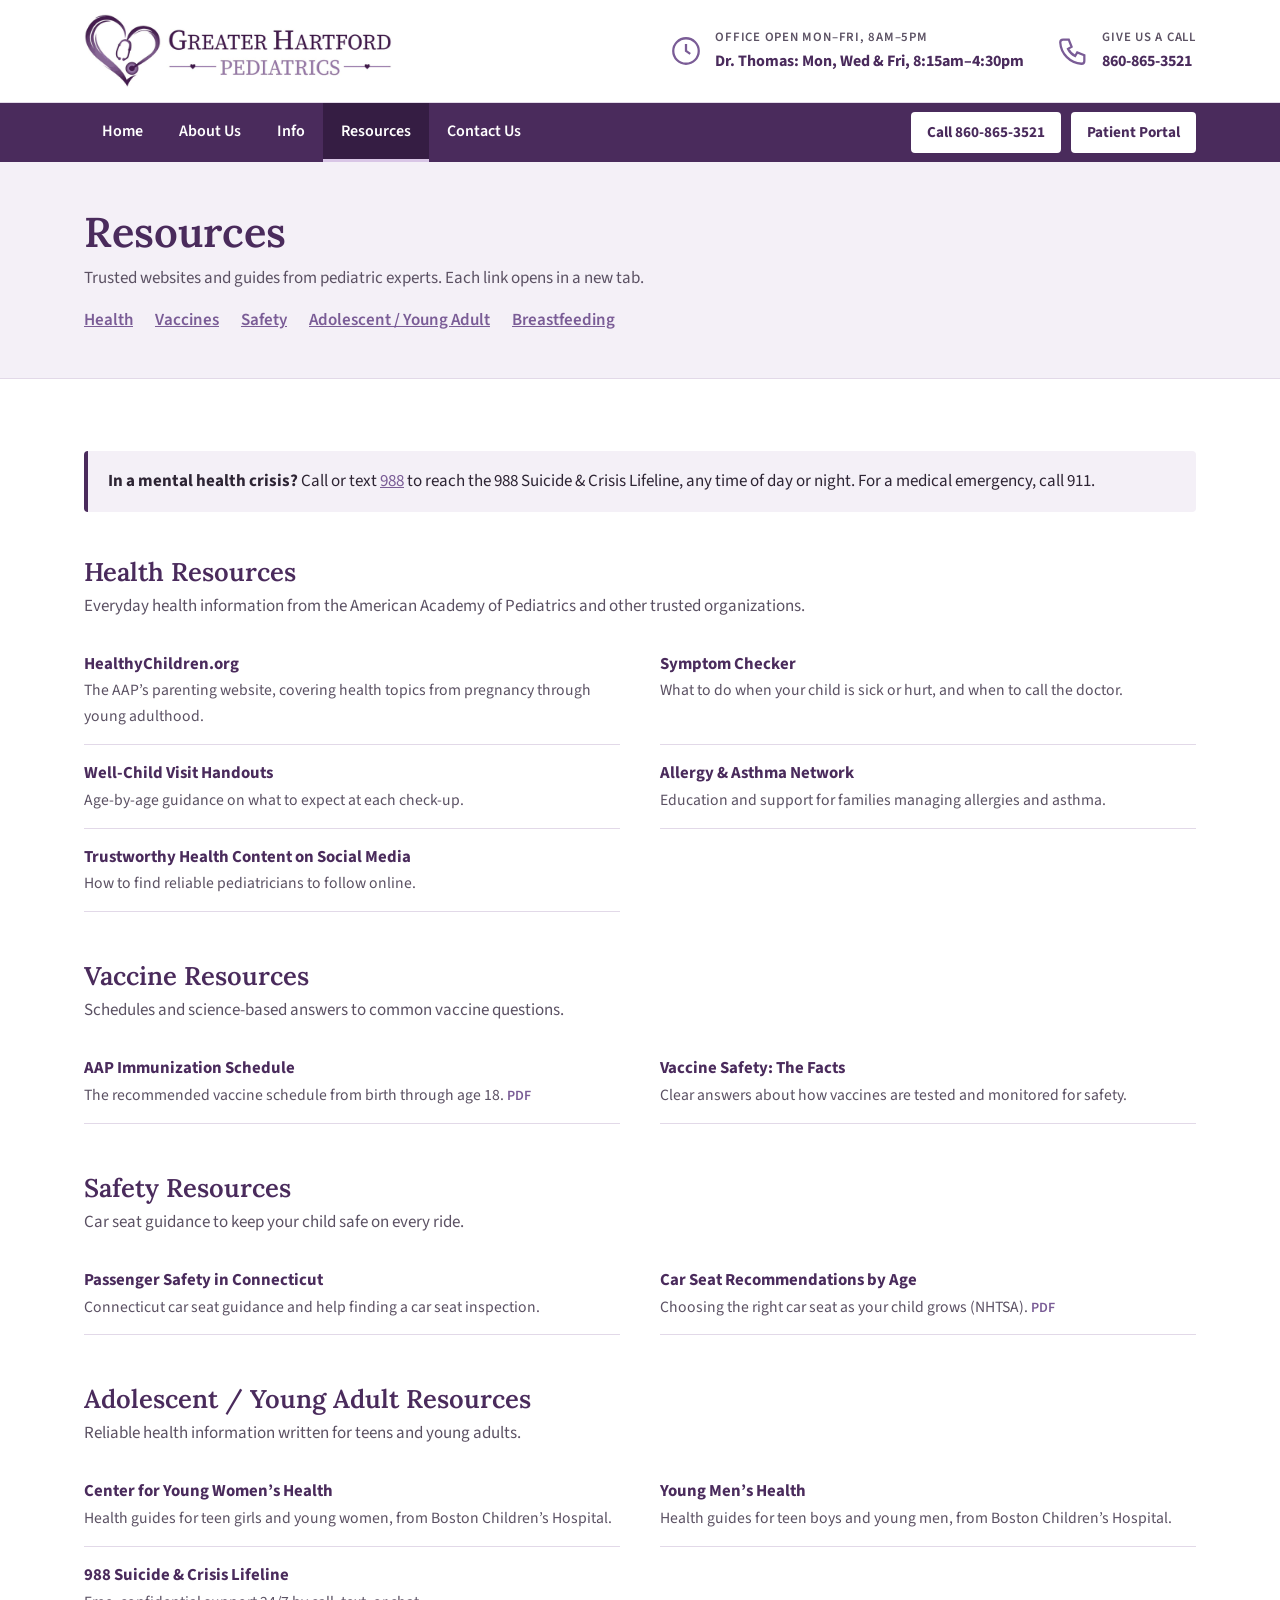
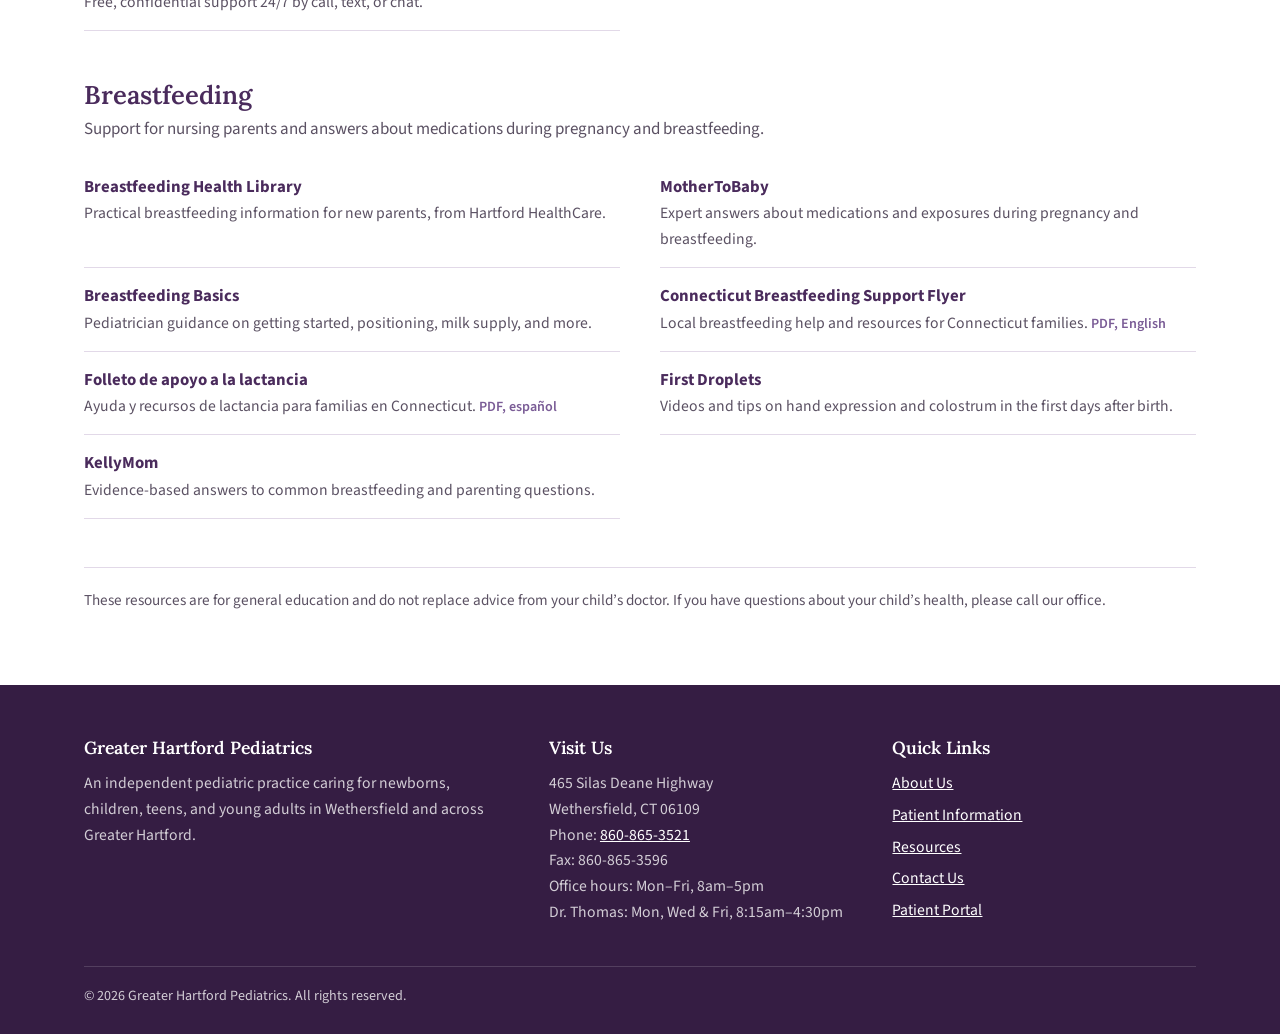
<file: resources.html>
<!DOCTYPE html>
<html lang="en">
<head>
<meta charset="UTF-8" />
<meta name="viewport" content="width=device-width, initial-scale=1, viewport-fit=cover" />
<title>Resources | Greater Hartford Pediatrics</title>
<meta name="description" content="Greater Hartford Pediatrics, 465 Silas Deane Highway, Wethersfield, CT. Dr. Latesha Thomas and team care for children from newborn through age 21. Call 860-865-3521." />
<link rel="preconnect" href="https://fonts.googleapis.com" />
<link rel="preconnect" href="https://fonts.gstatic.com" crossorigin />
<link href="https://fonts.googleapis.com/css2?family=Lora:wght@500;600;700&family=Source+Sans+3:wght@400;600;700&display=swap" rel="stylesheet" />
<link rel="stylesheet" href="styles.css" />
<link rel="icon" type="image/png" href="images/favicon.png" />
<link rel="apple-touch-icon" href="images/apple-touch-icon.png" />
</head>
<body>
<a href="#main" class="skip-link">Skip to main content</a>

<header class="masthead">
  <div class="wrap">
    <a href="index.html" class="brand" aria-label="Greater Hartford Pediatrics home"><img src="images/logo-horizontal.png" alt="Greater Hartford Pediatrics" /></a>
    <div class="contact-blocks">
      <div class="cblock hide-md">
        <svg viewBox="0 0 24 24" fill="none" stroke="currentColor" stroke-width="1.6" aria-hidden="true"><circle cx="12" cy="12" r="9"/><path d="M12 7v5l3 2"/></svg>
        <div><small>Office open Mon–Fri, 8am–5pm</small><strong>Dr. Thomas: Mon, Wed &amp; Fri, 8:15am–4:30pm</strong></div>
      </div>
      <a class="cblock" href="tel:+18608653521">
        <svg viewBox="0 0 24 24" fill="none" stroke="currentColor" stroke-width="1.6" aria-hidden="true"><path d="M5 4h4l2 5-2.5 1.5a11 11 0 0 0 5 5L15 13l5 2v4a2 2 0 0 1-2 2A16 16 0 0 1 3 6a2 2 0 0 1 2-2"/></svg>
        <div><small>Give us a call</small><strong>860-865-3521</strong></div>
      </a>
    </div>
  </div>
</header>

<nav class="navbar" aria-label="Main">
  <div class="wrap">
    <button class="menu-toggle" aria-expanded="false" aria-controls="nav-links">Menu</button>
    <ul class="nav-links" id="nav-links">
      <li><a href="index.html">Home</a></li>
      <li><a href="about.html">About Us</a></li>
      <li><a href="info.html">Info</a></li>
      <li><a href="resources.html" aria-current="page">Resources</a></li>
      <li><a href="contact.html">Contact Us</a></li>
    </ul>
    <div class="nav-cta">
      <a href="tel:+18608653521" class="hide-sm">Call 860-865-3521</a>
      <a href="https://portal.letsdevelo.com/ghpediatrics" target="_blank" rel="noopener noreferrer">Patient Portal</a>
    </div>
  </div>
</nav>

<main id="main">
<div>
  <div class="page-title"><div class="wrap"><h1>Resources</h1><p>Trusted websites and guides from pediatric experts. Each link opens in a new tab.</p>
    <div class="res-jump"><a href="#health">Health</a><a href="#vaccines">Vaccines</a><a href="#safety">Safety</a><a href="#adolescent">Adolescent / Young Adult</a><a href="#breastfeeding">Breastfeeding</a></div>
  </div></div>

  <section>
    <div class="wrap">
      <div class="crisis"><strong>In a mental health crisis?</strong> Call or text <a href="https://988lifeline.org/" target="_blank" rel="noopener noreferrer">988</a> to reach the 988 Suicide &amp; Crisis Lifeline, any time of day or night. For a medical emergency, call 911.</div>

      <div class="res-group" id="health">
        <h2>Health Resources</h2>
        <p>Everyday health information from the American Academy of Pediatrics and other trusted organizations.</p>
        <ul class="res-list">
          <li><a href="https://www.healthychildren.org/English/Pages/default.aspx" target="_blank" rel="noopener noreferrer">HealthyChildren.org</a><span>The AAP’s parenting website, covering health topics from pregnancy through young adulthood.</span></li>
          <li><a href="https://www.healthychildren.org/English/tips-tools/Symptom-Checker/Pages/default.aspx" target="_blank" rel="noopener noreferrer">Symptom Checker</a><span>What to do when your child is sick or hurt, and when to call the doctor.</span></li>
          <li><a href="https://publications.aap.org/patiented/pages/Well-Child-Visit-Handouts" target="_blank" rel="noopener noreferrer">Well-Child Visit Handouts</a><span>Age-by-age guidance on what to expect at each check-up.</span></li>
          <li><a href="https://allergyasthmanetwork.org/" target="_blank" rel="noopener noreferrer">Allergy &amp; Asthma Network</a><span>Education and support for families managing allergies and asthma.</span></li>
          <li><a href="https://www.healthychildren.org/English/family-life/Media/Pages/follow-pediatricians-for-trustworthy-content-on-childrens-health.aspx" target="_blank" rel="noopener noreferrer">Trustworthy Health Content on Social Media</a><span>How to find reliable pediatricians to follow online.</span></li>
        </ul>
      </div>

      <div class="res-group" id="vaccines">
        <h2>Vaccine Resources</h2>
        <p>Schedules and science-based answers to common vaccine questions.</p>
        <ul class="res-list">
          <li><a href="https://downloads.aap.org/AAP/PDF/AAP-Immunization-Schedule.pdf" target="_blank" rel="noopener noreferrer">AAP Immunization Schedule</a><span>The recommended vaccine schedule from birth through age 18. <em>PDF</em></span></li>
          <li><a href="https://www.healthychildren.org/English/safety-prevention/immunizations/Pages/Vaccine-Safety-The-Facts.aspx" target="_blank" rel="noopener noreferrer">Vaccine Safety: The Facts</a><span>Clear answers about how vaccines are tested and monitored for safety.</span></li>
        </ul>
      </div>

      <div class="res-group" id="safety">
        <h2>Safety Resources</h2>
        <p>Car seat guidance to keep your child safe on every ride.</p>
        <ul class="res-list">
          <li><a href="https://ctsafekids.org/safety-information/passenger-safety/" target="_blank" rel="noopener noreferrer">Passenger Safety in Connecticut</a><span>Connecticut car seat guidance and help finding a car seat inspection.</span></li>
          <li><a href="https://appleseedpediatrics.com/wp-content/uploads/2021/10/NHTSA-Car-Seat-Saftey-Recommendations.pdf" target="_blank" rel="noopener noreferrer">Car Seat Recommendations by Age</a><span>Choosing the right car seat as your child grows (NHTSA). <em>PDF</em></span></li>
        </ul>
      </div>

      <div class="res-group" id="adolescent">
        <h2>Adolescent / Young Adult Resources</h2>
        <p>Reliable health information written for teens and young adults.</p>
        <ul class="res-list">
          <li><a href="https://youngwomenshealth.org/" target="_blank" rel="noopener noreferrer">Center for Young Women’s Health</a><span>Health guides for teen girls and young women, from Boston Children’s Hospital.</span></li>
          <li><a href="https://youngmenshealthsite.org/" target="_blank" rel="noopener noreferrer">Young Men’s Health</a><span>Health guides for teen boys and young men, from Boston Children’s Hospital.</span></li>
          <li><a href="https://988lifeline.org/" target="_blank" rel="noopener noreferrer">988 Suicide &amp; Crisis Lifeline</a><span>Free, confidential support 24/7 by call, text, or chat.</span></li>
        </ul>
      </div>

      <div class="res-group" id="breastfeeding">
        <h2>Breastfeeding</h2>
        <p>Support for nursing parents and answers about medications during pregnancy and breastfeeding.</p>
        <ul class="res-list">
          <li><a href="https://hartfordhealthcare.org/health-wellness/health-resources/health-library/detail?id=acl4105&amp;lang=en-us" target="_blank" rel="noopener noreferrer">Breastfeeding Health Library</a><span>Practical breastfeeding information for new parents, from Hartford HealthCare.</span></li>
          <li><a href="https://mothertobaby.org/" target="_blank" rel="noopener noreferrer">MotherToBaby</a><span>Expert answers about medications and exposures during pregnancy and breastfeeding.</span></li>
          <li><a href="https://www.healthychildren.org/English/ages-stages/baby/breastfeeding/Pages/default.aspx" target="_blank" rel="noopener noreferrer">Breastfeeding Basics</a><span>Pediatrician guidance on getting started, positioning, milk supply, and more.</span></li>
          <li><a href="https://www.breastfeedingct.org/uploads/6/2/8/1/62815511/breastfeeding_flyer_english.pdf" target="_blank" rel="noopener noreferrer">Connecticut Breastfeeding Support Flyer</a><span>Local breastfeeding help and resources for Connecticut families. <em>PDF, English</em></span></li>
          <li lang="es"><a href="https://www.breastfeedingct.org/uploads/6/2/8/1/62815511/breastfeeding_flyer_spanish.pdf" target="_blank" rel="noopener noreferrer">Folleto de apoyo a la lactancia</a><span>Ayuda y recursos de lactancia para familias en Connecticut. <em>PDF, español</em></span></li>
          <li><a href="https://firstdroplets.com" target="_blank" rel="noopener noreferrer">First Droplets</a><span>Videos and tips on hand expression and colostrum in the first days after birth.</span></li>
          <li><a href="https://kellymom.com/" target="_blank" rel="noopener noreferrer">KellyMom</a><span>Evidence-based answers to common breastfeeding and parenting questions.</span></li>
        </ul>
      </div>

      <p class="note">These resources are for general education and do not replace advice from your child’s doctor. If you have questions about your child’s health, please call our office.</p>
    </div>
  </section>
</div>
</main>

<footer>
  <div class="wrap">
    <div class="foot">
      <div>
        <h3>Greater Hartford Pediatrics</h3>
        <p>An independent pediatric practice caring for newborns, children, teens, and young adults in Wethersfield and across Greater Hartford.</p>
      </div>
      <div>
        <h3>Visit Us</h3>
        <p>465 Silas Deane Highway<br />Wethersfield, CT 06109<br />Phone: <a href="tel:+18608653521">860-865-3521</a><br />Fax: 860-865-3596<br />Office hours: Mon–Fri, 8am–5pm<br />Dr. Thomas: Mon, Wed &amp; Fri, 8:15am–4:30pm</p>
      </div>
      <div>
        <h3>Quick Links</h3>
        <ul>
          <li><a href="about.html">About Us</a></li>
          <li><a href="info.html">Patient Information</a></li>
          <li><a href="resources.html">Resources</a></li>
          <li><a href="contact.html">Contact Us</a></li>
          <li><a href="https://portal.letsdevelo.com/ghpediatrics" target="_blank" rel="noopener noreferrer">Patient Portal</a></li>
        </ul>
      </div>
    </div>
    <div class="copy">© 2026 Greater Hartford Pediatrics. All rights reserved.</div>
  </div>
</footer>


<script>
  (function () {
    var links = document.getElementById('nav-links');
    var toggle = document.querySelector('.menu-toggle');
    toggle.addEventListener('click', function () {
      var open = links.classList.toggle('open');
      toggle.setAttribute('aria-expanded', open ? 'true' : 'false');
    });
  })();
</script>
</body>
</html>
</file>
<file: styles.css>
*, *::before, *::after { box-sizing: border-box; margin: 0; padding: 0; }
  :root {
    color-scheme: light;
    --plum: #4a2b5c;
    --plum-dark: #351d43;
    --purple: #7a5c96;
    --lavender: #f4f0f7;
    --lavender-2: #e9e1ef;
    --line: #e2d9e8;
    --text: #2d2433;
    --muted: #5b5163;
    --white: #ffffff;
    --serif: 'Lora', Georgia, 'Times New Roman', serif;
    --sans: 'Source Sans 3', 'Segoe UI', system-ui, -apple-system, sans-serif;
    box-sizing: border-box;
    padding-top: env(safe-area-inset-top, 0px);
    padding-bottom: env(safe-area-inset-bottom, 0px);
  }
  html { scroll-padding-top: env(safe-area-inset-top, 0px); }
  body { font-family: var(--sans); font-size: 1.0625rem; color: var(--text); background: var(--white); line-height: 1.65; }
  img { max-width: 100%; display: block; }
  a { color: var(--purple); }
  h1, h2, h3 { font-family: var(--serif); color: var(--plum); font-weight: 600; line-height: 1.25; }
  :focus-visible { outline: 3px solid var(--purple); outline-offset: 3px; }
  .wrap { max-width: 1160px; margin: 0 auto; padding: 0 24px; }
  .skip-link { position: absolute; left: 0; top: -60px; background: var(--plum); color: #fff; padding: 10px 16px; z-index: 50; }
  .skip-link:focus { top: env(safe-area-inset-top, 0px); }

  /* Header */
  body::before { content: ""; position: fixed; inset: 0 0 auto; height: env(safe-area-inset-top, 0px); z-index: 30; background: var(--plum); }
  .masthead { background: var(--white); border-bottom: 1px solid var(--line); }
  .masthead .wrap { display: flex; align-items: center; justify-content: space-between; gap: 24px; padding-top: 14px; padding-bottom: 14px; }
  .brand img { height: 74px; width: auto; }
  .contact-blocks { display: flex; gap: 32px; }
  .cblock { display: flex; gap: 12px; align-items: center; text-decoration: none; color: var(--text); }
  .cblock svg { width: 34px; height: 34px; flex-shrink: 0; color: var(--purple); }
  .cblock small { display: block; font-size: .8rem; color: var(--muted); text-transform: uppercase; letter-spacing: .06em; font-weight: 600; }
  .cblock strong { display: block; font-size: 1rem; color: var(--plum); }
  .cblock div { white-space: nowrap; }
  .navbar { background: var(--plum); position: sticky; top: env(safe-area-inset-top, 0px); z-index: 20; }
  .navbar .wrap { display: flex; align-items: center; justify-content: space-between; }
  .nav-links { list-style: none; display: flex; }
  .nav-links a {
    display: block; color: #fff; text-decoration: none; font-weight: 600; font-size: 1rem;
    padding: 15px 18px; border-bottom: 3px solid transparent;
  }
  .nav-links a:hover { background: var(--plum-dark); }
  .nav-links a[aria-current="page"] { border-bottom-color: #d9c6e6; background: var(--plum-dark); }
  .nav-cta { display: flex; gap: 10px; }
  .nav-cta a { color: var(--plum); background: #fff; text-decoration: none; font-weight: 700; font-size: .95rem; padding: 8px 16px; border-radius: 4px; }
  .nav-cta a:hover { background: var(--lavender-2); }
  .menu-toggle { display: none; background: none; border: 1px solid rgba(255,255,255,.5); color: #fff; font: 600 1rem var(--sans); padding: 8px 14px; border-radius: 4px; margin: 8px 0; cursor: pointer; }

  /* Buttons */
  .btn { display: inline-block; text-decoration: none; font-weight: 700; font-size: 1rem; padding: 13px 26px; border-radius: 4px; border: 2px solid var(--plum); transition: background .15s, color .15s; text-align: center; }
  .btn-solid { background: var(--plum); color: #fff; }
  .btn-solid:hover { background: var(--plum-dark); border-color: var(--plum-dark); }
  .btn-line { background: transparent; color: var(--plum); }
  .btn-line:hover { background: var(--lavender); }
  .btn-white { background: #fff; color: var(--plum); border-color: #fff; }
  .btn-white:hover { background: var(--lavender-2); border-color: var(--lavender-2); }
  .btn-ghost { background: transparent; color: #fff; border-color: rgba(255,255,255,.8); }
  .btn-ghost:hover { background: rgba(255,255,255,.12); }
  .btns { display: flex; flex-wrap: wrap; gap: 12px; }

  /* Pages */
  section { padding: 72px 0; }
  .tint { background: var(--lavender); }
  .page-title { background: var(--lavender); padding: 44px 0; border-bottom: 1px solid var(--line); }
  .page-title h1 { font-size: clamp(1.9rem, 3.4vw, 2.6rem); }
  .page-title p { color: var(--muted); margin-top: 6px; max-width: 680px; }
  h2.title { font-size: clamp(1.6rem, 2.8vw, 2.15rem); margin-bottom: 16px; }
  .rule { width: 56px; height: 3px; background: var(--purple); margin: 0 0 20px; border: 0; }
  .center { text-align: center; }
  .center .rule { margin-left: auto; margin-right: auto; }
  p + p { margin-top: 14px; }
  .muted { color: var(--muted); }

  /* Hero */
  .hero { position: relative; min-height: 520px; display: flex; align-items: center; background: #2b1a35 center/cover no-repeat; padding: 0; }
  .hero::before { content: ""; position: absolute; inset: 0; background: linear-gradient(90deg, rgba(38,20,48,.88) 0%, rgba(38,20,48,.66) 48%, rgba(38,20,48,.18) 100%); }
  .hero .wrap { position: relative; width: 100%; }
  .hero-text { max-width: 560px; color: #fff; padding: 64px 0; }
  .hero h1 { color: #fff; font-size: clamp(2.2rem, 4.6vw, 3.4rem); margin-bottom: 18px; }
  .hero p { font-size: 1.2rem; color: rgba(255,255,255,.92); margin-bottom: 30px; }
  .open-tag { display: inline-block; font-weight: 700; font-size: .9rem; letter-spacing: .08em; text-transform: uppercase; color: #e6d6f0; margin-bottom: 14px; }

  /* Two column */
  .split { display: grid; grid-template-columns: 1fr 1fr; gap: 56px; align-items: center; }
  .split.wide-left { grid-template-columns: 1.15fr .85fr; }
  .photo { border-radius: 6px; overflow: hidden; }
  .photo img { width: 100%; height: 100%; object-fit: cover; }
  figure figcaption { font-size: .92rem; color: var(--muted); margin-top: 8px; }

  .promise { max-width: 820px; margin: 0 auto; }
  .promise blockquote { font-family: var(--serif); font-size: clamp(1.25rem, 2.2vw, 1.55rem); color: var(--plum); line-height: 1.55; margin-bottom: 18px; }

  .story-photos { display: grid; grid-template-columns: 1fr 1fr; gap: 14px; }
  .story-photos img { aspect-ratio: 3 / 2; object-fit: cover; border-radius: 6px; width: 100%; }

  .newpt { background: var(--plum); color: #fff; padding: 56px 0; }
  .newpt .wrap { display: flex; align-items: center; justify-content: space-between; gap: 32px; flex-wrap: wrap; }
  .newpt h2 { color: #fff; font-size: clamp(1.5rem, 2.6vw, 2rem); margin-bottom: 8px; }
  .newpt p { color: rgba(255,255,255,.88); max-width: 620px; }

  /* About */
  .doc { display: grid; grid-template-columns: 360px 1fr; gap: 52px; align-items: start; }
  .doc .photo img { aspect-ratio: 4 / 5; }
  .doc .credentials { margin-top: 14px; font-size: .98rem; color: var(--muted); }
  .doc h2 { font-size: clamp(1.8rem, 3vw, 2.3rem); margin-bottom: 4px; }
  .role { font-weight: 700; color: var(--purple); margin-bottom: 18px; }
  .cheer { font-family: var(--serif); font-style: italic; color: var(--purple); }
  .signoff { font-family: var(--serif); font-size: 1.3rem; color: var(--plum); margin-top: 18px; font-weight: 600; }
  .staff { display: grid; grid-template-columns: 1fr 1fr; gap: 32px; }
  .staff article { background: #fff; border: 1px solid var(--line); border-radius: 6px; padding: 28px; display: grid; grid-template-columns: 150px 1fr; gap: 24px; align-items: start; }
  .staff img { width: 150px; aspect-ratio: 4 / 5; object-fit: cover; border-radius: 4px; }
  .staff h3 { font-size: 1.35rem; }
  .staff .role { margin-bottom: 12px; font-size: .98rem; }
  .staff p { font-size: 1rem; }
  .values { display: grid; grid-template-columns: repeat(3, 1fr); gap: 28px; margin-top: 36px; }
  .values div { border-top: 3px solid var(--purple); padding-top: 16px; }
  .values h3 { font-size: 1.2rem; margin-bottom: 8px; }
  .values p { color: var(--muted); font-size: 1rem; }

  /* Info */
  .facts { display: grid; grid-template-columns: repeat(3, 1fr); gap: 28px; }
  .facts div { background: #fff; border: 1px solid var(--line); border-left: 4px solid var(--purple); border-radius: 4px; padding: 22px 24px; }
  .facts h3 { font-size: 1.15rem; margin-bottom: 6px; }
  .facts p { color: var(--muted); font-size: 1rem; }
  .tour { display: grid; grid-template-columns: repeat(2, 1fr); gap: 22px; margin-top: 32px; }
  .tour img { aspect-ratio: 3 / 2; object-fit: cover; border-radius: 6px; width: 100%; }
  .tour figcaption strong { color: var(--plum); display: block; font-size: 1.02rem; }
  .svc { display: grid; grid-template-columns: repeat(3, 1fr); gap: 0 40px; margin-top: 28px; }
  .svc div { padding: 18px 0; border-bottom: 1px solid var(--line); }
  .svc h3 { font-size: 1.12rem; margin-bottom: 4px; }
  .svc p { color: var(--muted); font-size: .98rem; }
  .portal { border: 1px solid var(--line); background: var(--lavender); border-radius: 6px; padding: 32px 36px; display: flex; justify-content: space-between; align-items: center; gap: 24px; flex-wrap: wrap; }
  .portal h2 { font-size: 1.6rem; margin-bottom: 4px; }

  /* Resources */
  .crisis { border-left: 4px solid var(--plum); background: var(--lavender); padding: 16px 20px; border-radius: 4px; margin-bottom: 44px; }
  .res-jump { display: flex; flex-wrap: wrap; gap: 8px 22px; margin-top: 14px; }
  .res-jump a { font-weight: 600; }
  .res-group { margin-bottom: 48px; scroll-margin-top: calc(env(safe-area-inset-top, 0px) + 70px); }
  .res-group h2 { font-size: 1.6rem; margin-bottom: 4px; }
  .res-group > p { color: var(--muted); margin-bottom: 16px; }
  .res-list { list-style: none; display: grid; grid-template-columns: 1fr 1fr; gap: 0 40px; }
  .res-list li { border-bottom: 1px solid var(--line); padding: 14px 0; }
  .res-list a { font-weight: 700; font-size: 1.05rem; text-decoration: none; color: var(--plum); }
  .res-list a:hover { text-decoration: underline; }
  .res-list span { display: block; color: var(--muted); font-size: .98rem; }
  .res-list em { font-style: normal; color: var(--purple); font-size: .88rem; font-weight: 600; }
  .note { color: var(--muted); font-size: .95rem; border-top: 1px solid var(--line); padding-top: 20px; }

  /* Contact */
  .contact-grid { display: grid; grid-template-columns: 1fr 1fr; gap: 56px; align-items: start; }
  .hours-box { background: var(--plum); color: #fff; border-radius: 6px; padding: 24px 26px; margin-bottom: 28px; }
  .hours-box strong { font-family: var(--serif); font-size: 1.25rem; font-weight: 600; display: block; margin-bottom: 4px; }
  .hours-box p { color: rgba(255,255,255,.88); }
  dl.details { display: grid; grid-template-columns: 130px 1fr; gap: 14px 18px; }
  dl.details dt { font-weight: 700; color: var(--plum); }
  dl.details dd { color: var(--text); }
  .help { border: 1px solid var(--line); border-radius: 6px; padding: 30px; }
  .help h2 { font-size: 1.6rem; margin-bottom: 18px; }
  .help .btn { display: block; margin-bottom: 10px; }
  .urgent { margin-top: 22px; border-top: 1px solid var(--line); padding-top: 18px; }
  .urgent p { font-size: .98rem; margin-top: 10px; }
  .urgent strong { color: var(--plum); }
  .contact-photo img { width: 100%; aspect-ratio: 21 / 8; object-fit: cover; object-position: 50% 55%; border-radius: 6px; margin-bottom: 44px; }

  /* Footer */
  footer { background: var(--plum-dark); color: rgba(255,255,255,.78); padding: 52px 0 26px; font-size: .98rem; }
  .foot { display: grid; grid-template-columns: 1.4fr 1fr 1fr; gap: 40px; }
  footer h3 { color: #fff; font-size: 1.1rem; margin-bottom: 12px; }
  footer a { color: #fff; }
  footer ul { list-style: none; }
  footer li { margin-bottom: 6px; }
  .copy { border-top: 1px solid rgba(255,255,255,.15); margin-top: 36px; padding-top: 18px; font-size: .88rem; }

  @media (max-width: 980px) {
    .contact-blocks .cblock.hide-md { display: none; }
    .staff { grid-template-columns: 1fr; }
    .svc { grid-template-columns: 1fr 1fr; }
  }
  @media (max-width: 860px) {
    .masthead .wrap { justify-content: center; }
    .contact-blocks { display: none; }
    .menu-toggle { display: inline-block; }
    .navbar .wrap { flex-wrap: wrap; }
    .nav-links { display: none; width: 100%; flex-direction: column; padding-bottom: 10px; }
    .nav-links.open { display: flex; }
    .nav-cta { margin: 8px 0; }
    .split, .split.wide-left, .doc, .contact-grid, .foot { grid-template-columns: 1fr; gap: 32px; }
    .doc .photo { max-width: 340px; }
    .facts, .values { grid-template-columns: 1fr; }
    .res-list { grid-template-columns: 1fr; }
    .hero { min-height: 460px; }
    .hero::before { background: rgba(38,20,48,.72); }
  }
  @media (max-width: 560px) {
    .brand img { height: 56px; }
    .nav-cta a.hide-sm { display: none; }
    .staff article { grid-template-columns: 1fr; }
    .staff img { width: 160px; }
    .svc, .tour, .story-photos { grid-template-columns: 1fr; }
    .btns .btn { width: 100%; }
    section { padding: 52px 0; }
    dl.details { grid-template-columns: 1fr; gap: 2px; }
    dl.details dd { margin-bottom: 10px; }
  }
</file>
